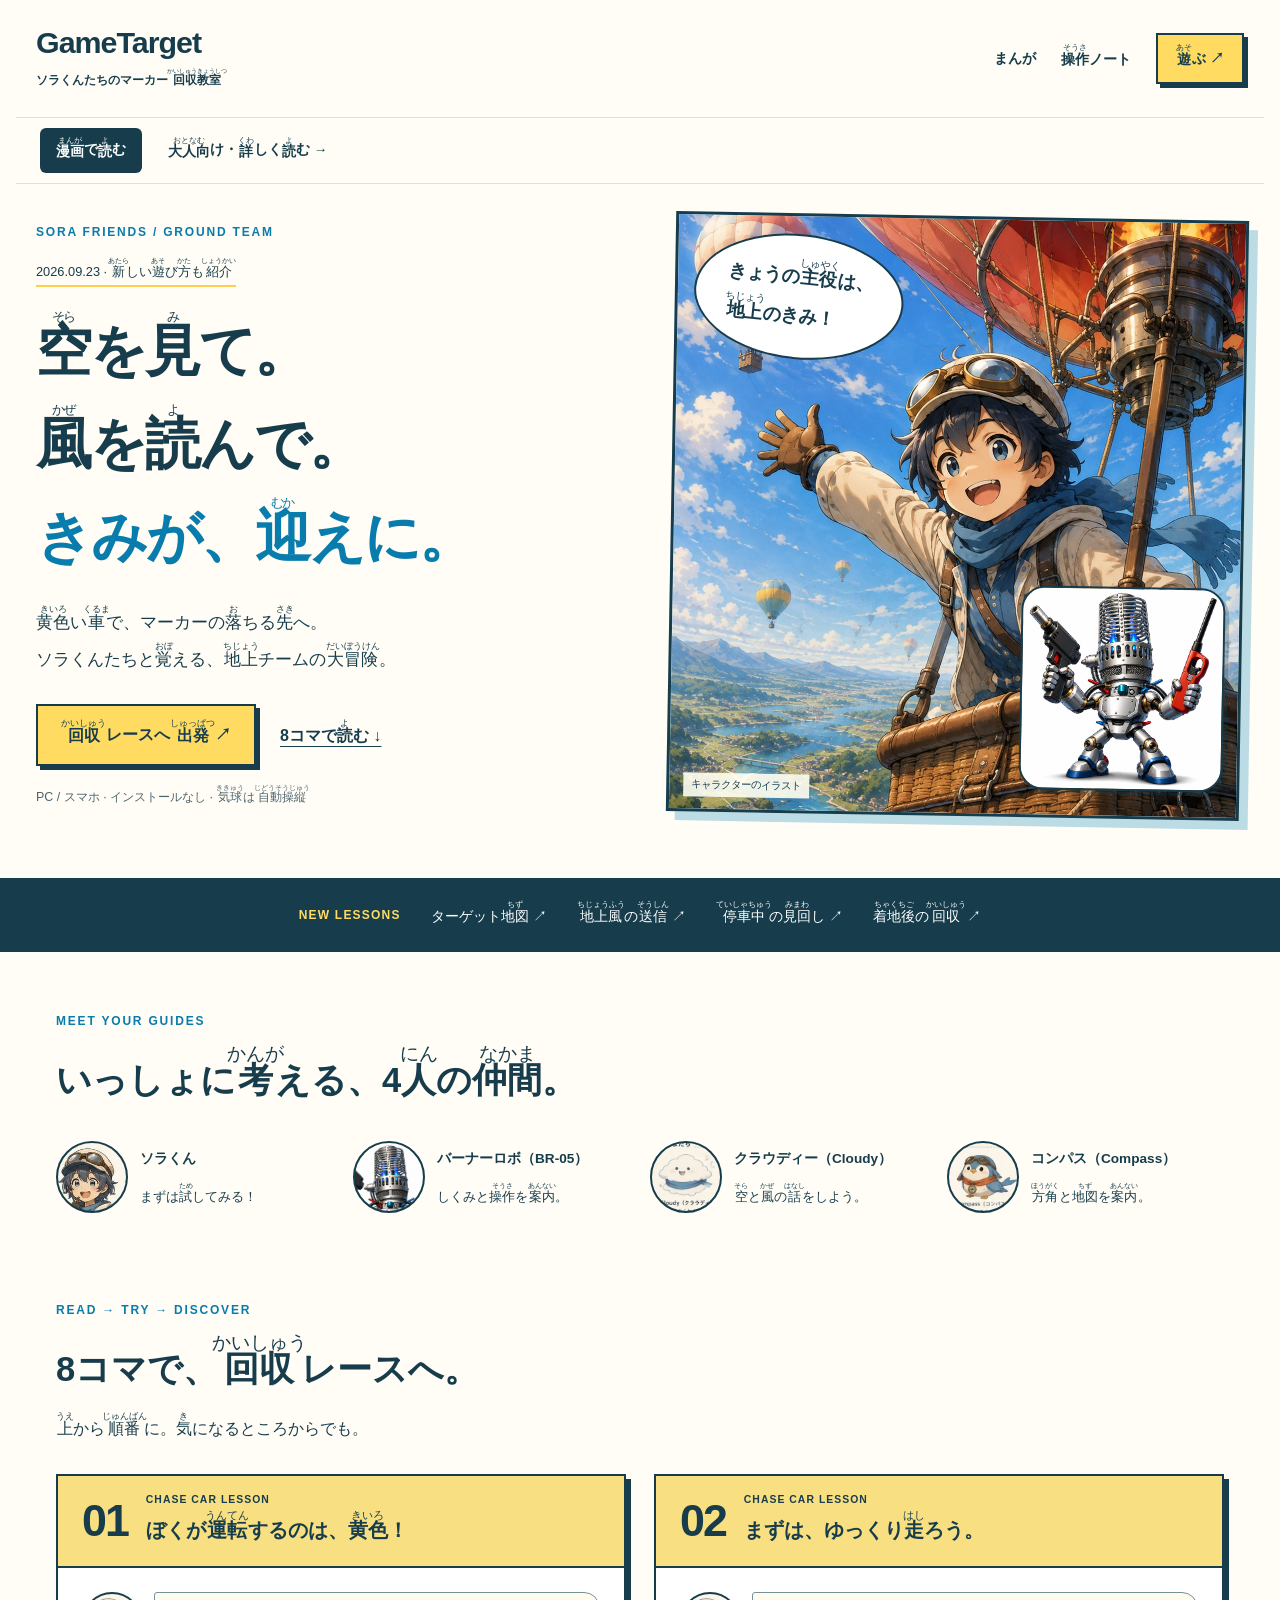
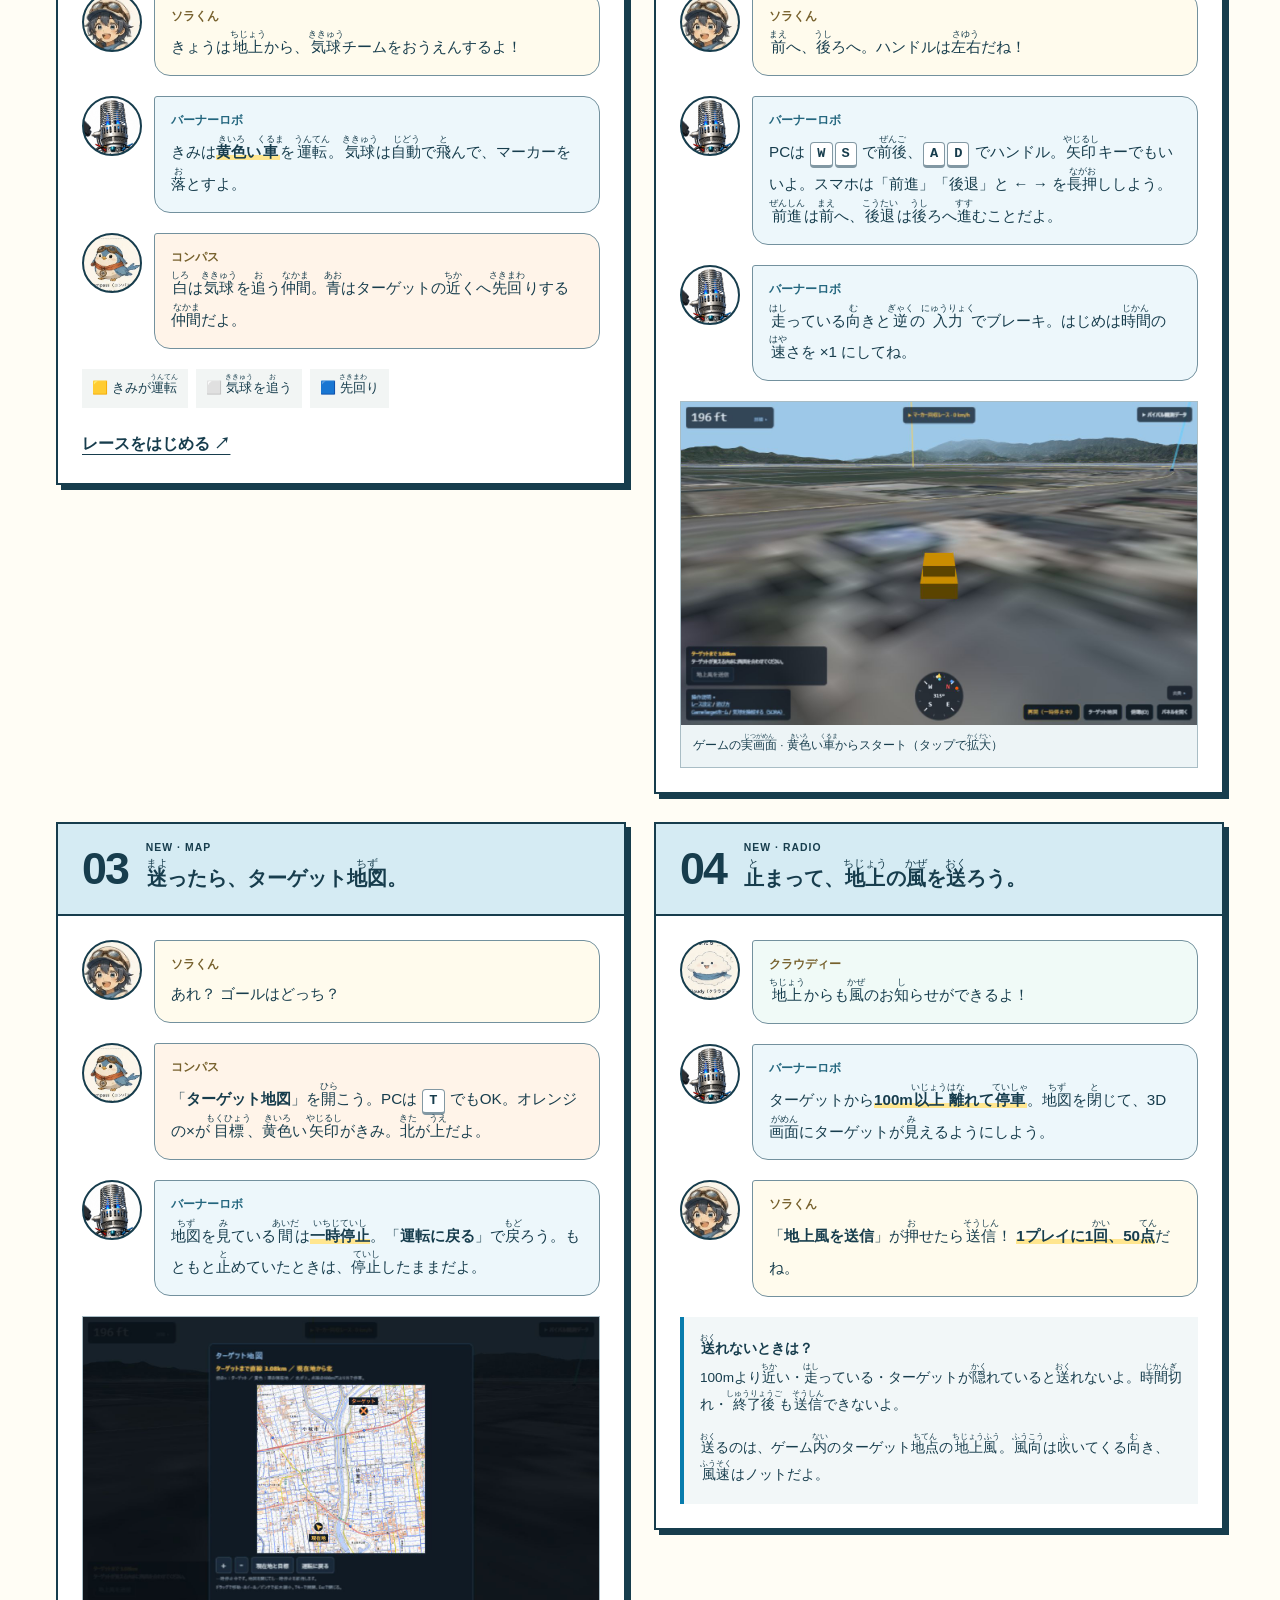
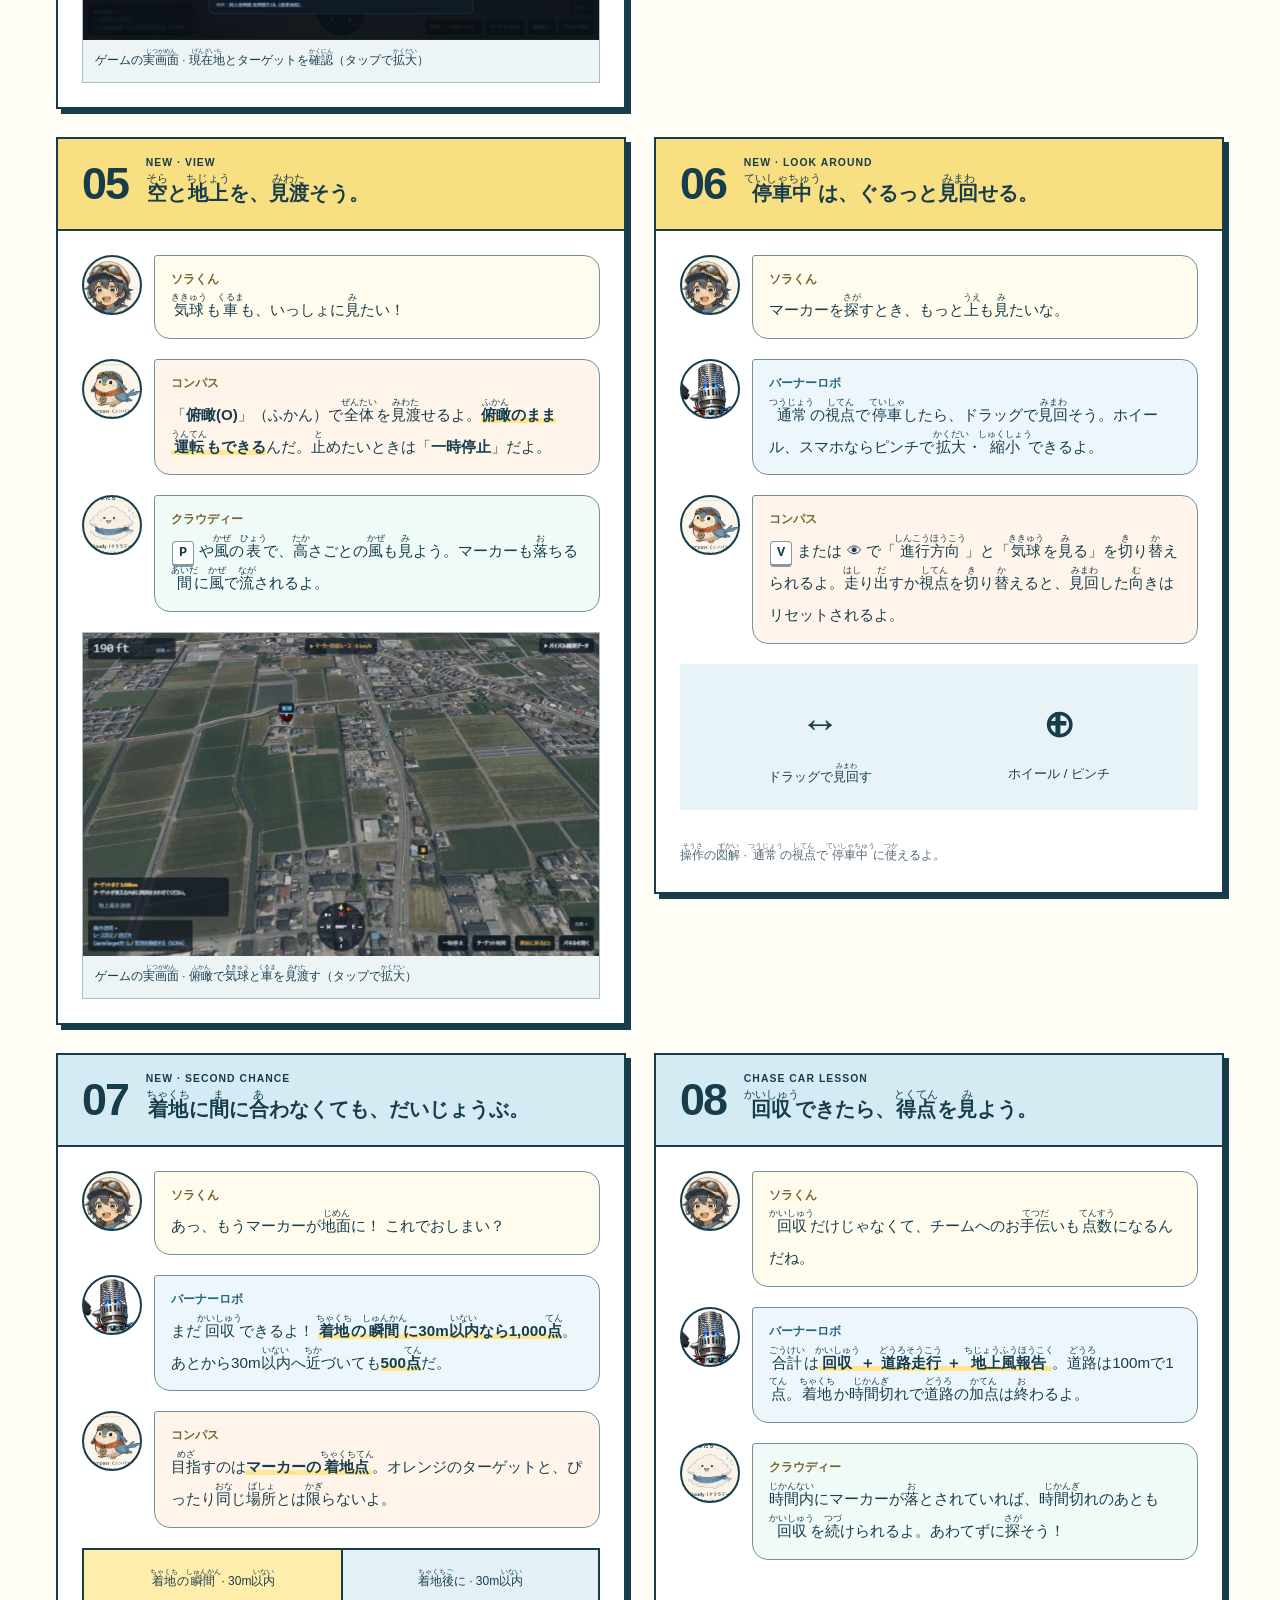
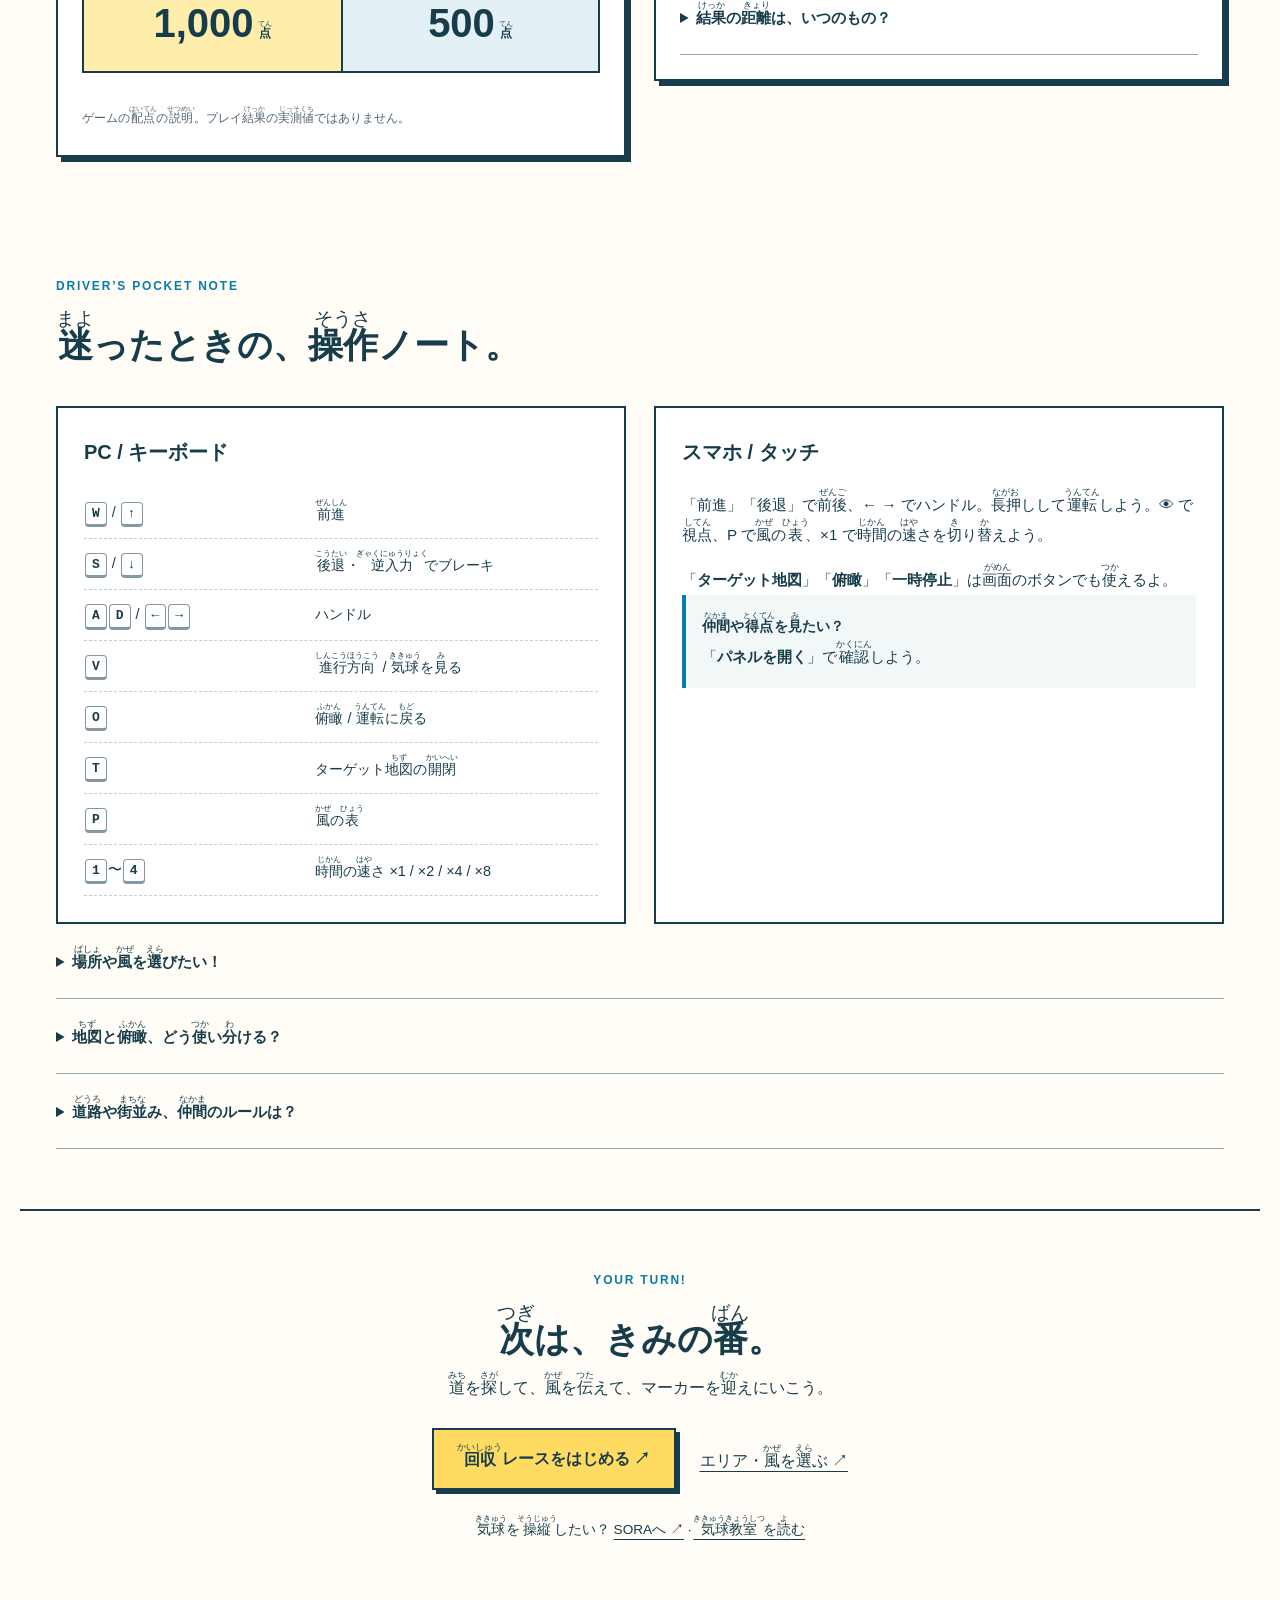
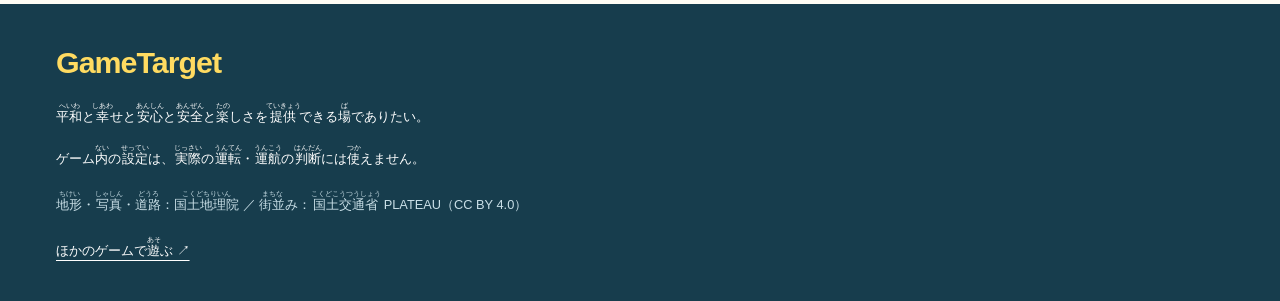
<file: index.html>
<!doctype html><html lang="ja"><head><meta charset="utf-8"><meta name="viewport" content="width=device-width,initial-scale=1">
<title>GameTarget｜ソラくんたちのマーカー回収教室</title><meta name="description" content="ソラくんと仲間が8コマで案内。ターゲット地図、地上風の送信、停車中の見回し、着地後の回収までわかるGameTargetの遊び方。"><meta name="theme-color" content="#123b4c"><link rel="stylesheet" href="./manga.css"><script src="./sora-link.js" defer></script></head><body>
<a class="skip" href="#play"><ruby>遊<rt>あそ</rt></ruby>び<ruby>方<rt>かた</rt></ruby>へ</a><header class="masthead"><a class="brand" href="./">GameTarget<span>ソラくんたちのマーカー<ruby>回収教室<rt>かいしゅうきょうしつ</rt></ruby></span></a><nav aria-label="ページ内案内"><a href="#play">まんが</a><a href="#controls"><ruby>操作<rt>そうさ</rt></ruby>ノート</a><a class="button small" href="./prototype/"><ruby>遊<rt>あそ</rt></ruby>ぶ ↗</a></nav></header>
<nav class="reading-switch" aria-label="説明ページを選ぶ"><a href="./" aria-current="page"><ruby>漫画<rt>まんが</rt></ruby>で<ruby>読<rt>よ</rt></ruby>む</a><a href="./adult-guide.html"><ruby>大人向<rt>おとなむ</rt></ruby>け・<ruby>詳<rt>くわ</rt></ruby>しく<ruby>読<rt>よ</rt></ruby>む →</a></nav>
<main><section class="hero"><div class="hero-copy"><p class="eyebrow">SORA FRIENDS / GROUND TEAM</p><p class="edition">2026.09.23 · <ruby>新<rt>あたら</rt></ruby>しい<ruby>遊<rt>あそ</rt></ruby>び<ruby>方<rt>かた</rt></ruby>も<ruby>紹介<rt>しょうかい</rt></ruby></p><h1><ruby>空<rt>そら</rt></ruby>を<ruby>見<rt>み</rt></ruby>て。<br><ruby>風<rt>かぜ</rt></ruby>を<ruby>読<rt>よ</rt></ruby>んで。<br><em>きみが、<ruby>迎<rt>むか</rt></ruby>えに。</em></h1><p class="lead"><ruby>黄色<rt>きいろ</rt></ruby>い<ruby>車<rt>くるま</rt></ruby>で、マーカーの<ruby>落<rt>お</rt></ruby>ちる<ruby>先<rt>さき</rt></ruby>へ。<br>ソラくんたちと<ruby>覚<rt>おぼ</rt></ruby>える、<ruby>地上<rt>ちじょう</rt></ruby>チームの<ruby>大冒険<rt>だいぼうけん</rt></ruby>。</p><div class="actions"><a class="button" href="./prototype/"><ruby>回収<rt>かいしゅう</rt></ruby>レースへ<ruby>出発<rt>しゅっぱつ</rt></ruby> ↗</a><a class="text-link" href="#play">8コマで<ruby>読<rt>よ</rt></ruby>む ↓</a></div><p class="caption">PC / スマホ · インストールなし · <ruby>気球<rt>ききゅう</rt></ruby>は<ruby>自動操縦<rt>じどうそうじゅう</rt></ruby></p></div><div class="hero-art"><span class="hero-sora" role="img" aria-label="クリーム色の帽子と青いスカーフのソラくん"></span><img class="hero-robo" src="./png/guide-20260923/br05.png" alt="青い炎と円筒の頭のバーナーロボ" width="1254" height="1254"><p class="hero-bubble">きょうの<ruby>主役<rt>しゅやく</rt></ruby>は、<br><ruby>地上<rt>ちじょう</rt></ruby>のきみ！</p><span class="art-note">キャラクターのイラスト</span></div></section>
<nav class="feature-strip" aria-label="新しい機能へ"><span>NEW LESSONS</span><a href="#chapter-3">ターゲット<ruby>地図<rt>ちず</rt></ruby> ↗</a><a href="#chapter-4"><ruby>地上風<rt>ちじょうふう</rt></ruby>の<ruby>送信<rt>そうしん</rt></ruby> ↗</a><a href="#chapter-6"><ruby>停車中<rt>ていしゃちゅう</rt></ruby>の<ruby>見回<rt>みまわ</rt></ruby>し ↗</a><a href="#chapter-7"><ruby>着地後<rt>ちゃくちご</rt></ruby>の<ruby>回収<rt>かいしゅう</rt></ruby> ↗</a></nav>
<section class="section cast"><div class="section-head"><p class="eyebrow">MEET YOUR GUIDES</p><h2>いっしょに<ruby>考<rt>かんが</rt></ruby>える、4<ruby>人<rt>にん</rt></ruby>の<ruby>仲間<rt>なかま</rt></ruby>。</h2></div><div class="cast-grid"><article><span class="portrait sora" role="img" aria-label="ソラくん"></span><h3>ソラくん</h3><p>まずは<ruby>試<rt>ため</rt></ruby>してみる！</p></article><article><span class="portrait robo" role="img" aria-label="バーナーロボ（BR-05）"></span><h3>バーナーロボ（BR-05）</h3><p>しくみと<ruby>操作<rt>そうさ</rt></ruby>を<ruby>案内<rt>あんない</rt></ruby>。</p></article><article><span class="portrait cloudy" role="img" aria-label="クラウディー（Cloudy）"></span><h3>クラウディー（Cloudy）</h3><p><ruby>空<rt>そら</rt></ruby>と<ruby>風<rt>かぜ</rt></ruby>の<ruby>話<rt>はなし</rt></ruby>をしよう。</p></article><article><span class="portrait compass" role="img" aria-label="コンパス（Compass）"></span><h3>コンパス（Compass）</h3><p><ruby>方角<rt>ほうがく</rt></ruby>と<ruby>地図<rt>ちず</rt></ruby>を<ruby>案内<rt>あんない</rt></ruby>。</p></article></div></section><section class="section lesson-section" id="play"><div class="section-head"><p class="eyebrow">READ → TRY → DISCOVER</p><h2>8コマで、<ruby>回収<rt>かいしゅう</rt></ruby>レースへ。</h2><p><ruby>上<rt>うえ</rt></ruby>から<ruby>順番<rt>じゅんばん</rt></ruby>に。<ruby>気<rt>き</rt></ruby>になるところからでも。</p></div><div class="comic-grid"><article class="panel" id="chapter-1"><header><span class="number">01</span><div><span class="kicker">CHASE CAR LESSON</span><h3>ぼくが<ruby>運転<rt>うんてん</rt></ruby>するのは、<ruby>黄色<rt>きいろ</rt></ruby>！</h3></div></header><div class="panel-content"><div class="talk sora"><span class="portrait sora" aria-hidden="true"></span><div class="bubble"><b>ソラくん</b><p>きょうは<ruby>地上<rt>ちじょう</rt></ruby>から、<ruby>気球<rt>ききゅう</rt></ruby>チームをおうえんするよ！</p></div></div><div class="talk robo"><span class="portrait robo" aria-hidden="true"></span><div class="bubble"><b>バーナーロボ</b><p>きみは<strong><ruby>黄色<rt>きいろ</rt></ruby>い<ruby>車<rt>くるま</rt></ruby></strong>を<ruby>運転<rt>うんてん</rt></ruby>。<ruby>気球<rt>ききゅう</rt></ruby>は<ruby>自動<rt>じどう</rt></ruby>で<ruby>飛<rt>と</rt></ruby>んで、マーカーを<ruby>落<rt>お</rt></ruby>とすよ。</p></div></div><div class="talk compass"><span class="portrait compass" aria-hidden="true"></span><div class="bubble"><b>コンパス</b><p><ruby>白<rt>しろ</rt></ruby>は<ruby>気球<rt>ききゅう</rt></ruby>を<ruby>追<rt>お</rt></ruby>う<ruby>仲間<rt>なかま</rt></ruby>。<ruby>青<rt>あお</rt></ruby>はターゲットの<ruby>近<rt>ちか</rt></ruby>くへ<ruby>先回<rt>さきまわ</rt></ruby>りする<ruby>仲間<rt>なかま</rt></ruby>だよ。</p></div></div><div class="team"><span>🟨 きみが<ruby>運転<rt>うんてん</rt></ruby></span><span>⬜ <ruby>気球<rt>ききゅう</rt></ruby>を<ruby>追<rt>お</rt></ruby>う</span><span>🟦 <ruby>先回<rt>さきまわ</rt></ruby>り</span></div><a class="text-link" href="./prototype/">レースをはじめる ↗</a></div></article><article class="panel" id="chapter-2"><header><span class="number">02</span><div><span class="kicker">CHASE CAR LESSON</span><h3>まずは、ゆっくり<ruby>走<rt>はし</rt></ruby>ろう。</h3></div></header><div class="panel-content"><div class="talk sora"><span class="portrait sora" aria-hidden="true"></span><div class="bubble"><b>ソラくん</b><p><ruby>前<rt>まえ</rt></ruby>へ、<ruby>後<rt>うし</rt></ruby>ろへ。ハンドルは<ruby>左右<rt>さゆう</rt></ruby>だね！</p></div></div><div class="talk robo"><span class="portrait robo" aria-hidden="true"></span><div class="bubble"><b>バーナーロボ</b><p>PCは <kbd>W</kbd><kbd>S</kbd> で<ruby>前後<rt>ぜんご</rt></ruby>、<kbd>A</kbd><kbd>D</kbd> でハンドル。<ruby>矢印<rt>やじるし</rt></ruby>キーでもいいよ。スマホは「前進」「後退」と ← → を<ruby>長押<rt>ながお</rt></ruby>ししよう。<ruby>前進<rt>ぜんしん</rt></ruby>は<ruby>前<rt>まえ</rt></ruby>へ、<ruby>後退<rt>こうたい</rt></ruby>は<ruby>後<rt>うし</rt></ruby>ろへ<ruby>進<rt>すす</rt></ruby>むことだよ。</p></div></div><div class="talk robo"><span class="portrait robo" aria-hidden="true"></span><div class="bubble"><b>バーナーロボ</b><p><ruby>走<rt>はし</rt></ruby>っている<ruby>向<rt>む</rt></ruby>きと<ruby>逆<rt>ぎゃく</rt></ruby>の<ruby>入力<rt>にゅうりょく</rt></ruby>でブレーキ。はじめは<ruby>時間<rt>じかん</rt></ruby>の<ruby>速<rt>はや</rt></ruby>さを ×1 にしてね。</p></div></div><figure class="screen"><a href="./png/guide-20260923/drive.png" target="_blank" rel="noopener" aria-label="ゲーム画面を大きく開く"><img src="./png/guide-20260923/drive.png" width="1280" height="800" alt="黄色い車からスタート" loading="lazy"></a><figcaption>ゲームの<ruby>実画面<rt>じつがめん</rt></ruby> · <ruby>黄色<rt>きいろ</rt></ruby>い<ruby>車<rt>くるま</rt></ruby>からスタート（タップで<ruby>拡大<rt>かくだい</rt></ruby>）</figcaption></figure></div></article><article class="panel" id="chapter-3"><header><span class="number">03</span><div><span class="kicker">NEW · MAP</span><h3><ruby>迷<rt>まよ</rt></ruby>ったら、ターゲット<ruby>地図<rt>ちず</rt></ruby>。</h3></div></header><div class="panel-content"><div class="talk sora"><span class="portrait sora" aria-hidden="true"></span><div class="bubble"><b>ソラくん</b><p>あれ？ ゴールはどっち？</p></div></div><div class="talk compass"><span class="portrait compass" aria-hidden="true"></span><div class="bubble"><b>コンパス</b><p>「<span class="ui">ターゲット地図</span>」を<ruby>開<rt>ひら</rt></ruby>こう。PCは <kbd>T</kbd> でもOK。オレンジの×が<ruby>目標<rt>もくひょう</rt></ruby>、<ruby>黄色<rt>きいろ</rt></ruby>い<ruby>矢印<rt>やじるし</rt></ruby>がきみ。<ruby>北<rt>きた</rt></ruby>が<ruby>上<rt>うえ</rt></ruby>だよ。</p></div></div><div class="talk robo"><span class="portrait robo" aria-hidden="true"></span><div class="bubble"><b>バーナーロボ</b><p><ruby>地図<rt>ちず</rt></ruby>を<ruby>見<rt>み</rt></ruby>ている<ruby>間<rt>あいだ</rt></ruby>は<strong><ruby>一時停止<rt>いちじていし</rt></ruby></strong>。「<span class="ui">運転に戻る</span>」で<ruby>戻<rt>もど</rt></ruby>ろう。もともと<ruby>止<rt>と</rt></ruby>めていたときは、<ruby>停止<rt>ていし</rt></ruby>したままだよ。</p></div></div><figure class="screen"><a href="./png/guide-20260923/target-map.png" target="_blank" rel="noopener" aria-label="ゲーム画面を大きく開く"><img src="./png/guide-20260923/target-map.png" width="1280" height="800" alt="現在地とターゲットを確認" loading="lazy"></a><figcaption>ゲームの<ruby>実画面<rt>じつがめん</rt></ruby> · <ruby>現在地<rt>げんざいち</rt></ruby>とターゲットを<ruby>確認<rt>かくにん</rt></ruby>（タップで<ruby>拡大<rt>かくだい</rt></ruby>）</figcaption></figure></div></article><article class="panel" id="chapter-4"><header><span class="number">04</span><div><span class="kicker">NEW · RADIO</span><h3><ruby>止<rt>と</rt></ruby>まって、<ruby>地上<rt>ちじょう</rt></ruby>の<ruby>風<rt>かぜ</rt></ruby>を<ruby>送<rt>おく</rt></ruby>ろう。</h3></div></header><div class="panel-content"><div class="talk cloudy"><span class="portrait cloudy" aria-hidden="true"></span><div class="bubble"><b>クラウディー</b><p><ruby>地上<rt>ちじょう</rt></ruby>からも<ruby>風<rt>かぜ</rt></ruby>のお<ruby>知<rt>し</rt></ruby>らせができるよ！</p></div></div><div class="talk robo"><span class="portrait robo" aria-hidden="true"></span><div class="bubble"><b>バーナーロボ</b><p>ターゲットから<strong>100m<ruby>以上<rt>いじょう</rt></ruby><ruby>離<rt>はな</rt></ruby>れて<ruby>停車<rt>ていしゃ</rt></ruby></strong>。<ruby>地図<rt>ちず</rt></ruby>を<ruby>閉<rt>と</rt></ruby>じて、3D<ruby>画面<rt>がめん</rt></ruby>にターゲットが<ruby>見<rt>み</rt></ruby>えるようにしよう。</p></div></div><div class="talk sora"><span class="portrait sora" aria-hidden="true"></span><div class="bubble"><b>ソラくん</b><p>「<span class="ui">地上風を送信</span>」が<ruby>押<rt>お</rt></ruby>せたら<ruby>送信<rt>そうしん</rt></ruby>！ <strong>1プレイに1<ruby>回<rt>かい</rt></ruby>、50<ruby>点<rt>てん</rt></ruby></strong>だね。</p></div></div><div class="tip"><b><ruby>送<rt>おく</rt></ruby>れないときは？</b><p>100mより<ruby>近<rt>ちか</rt></ruby>い・<ruby>走<rt>はし</rt></ruby>っている・ターゲットが<ruby>隠<rt>かく</rt></ruby>れていると<ruby>送<rt>おく</rt></ruby>れないよ。<ruby>時間切<rt>じかんぎ</rt></ruby>れ・<ruby>終了後<rt>しゅうりょうご</rt></ruby>も<ruby>送信<rt>そうしん</rt></ruby>できないよ。</p><p><ruby>送<rt>おく</rt></ruby>るのは、ゲーム<ruby>内<rt>ない</rt></ruby>のターゲット<ruby>地点<rt>ちてん</rt></ruby>の<ruby>地上風<rt>ちじょうふう</rt></ruby>。<ruby>風向<rt>ふうこう</rt></ruby>は<ruby>吹<rt>ふ</rt></ruby>いてくる<ruby>向<rt>む</rt></ruby>き、<ruby>風速<rt>ふうそく</rt></ruby>はノットだよ。</p></div></div></article><article class="panel" id="chapter-5"><header><span class="number">05</span><div><span class="kicker">NEW · VIEW</span><h3><ruby>空<rt>そら</rt></ruby>と<ruby>地上<rt>ちじょう</rt></ruby>を、<ruby>見渡<rt>みわた</rt></ruby>そう。</h3></div></header><div class="panel-content"><div class="talk sora"><span class="portrait sora" aria-hidden="true"></span><div class="bubble"><b>ソラくん</b><p><ruby>気球<rt>ききゅう</rt></ruby>も<ruby>車<rt>くるま</rt></ruby>も、いっしょに<ruby>見<rt>み</rt></ruby>たい！</p></div></div><div class="talk compass"><span class="portrait compass" aria-hidden="true"></span><div class="bubble"><b>コンパス</b><p>「<span class="ui">俯瞰(O)</span>」（ふかん）で<ruby>全体<rt>ぜんたい</rt></ruby>を<ruby>見渡<rt>みわた</rt></ruby>せるよ。<strong><ruby>俯瞰<rt>ふかん</rt></ruby>のまま<ruby>運転<rt>うんてん</rt></ruby>もできる</strong>んだ。<ruby>止<rt>と</rt></ruby>めたいときは「<span class="ui">一時停止</span>」だよ。</p></div></div><div class="talk cloudy"><span class="portrait cloudy" aria-hidden="true"></span><div class="bubble"><b>クラウディー</b><p><kbd>P</kbd> や<ruby>風<rt>かぜ</rt></ruby>の<ruby>表<rt>ひょう</rt></ruby>で、<ruby>高<rt>たか</rt></ruby>さごとの<ruby>風<rt>かぜ</rt></ruby>も<ruby>見<rt>み</rt></ruby>よう。マーカーも<ruby>落<rt>お</rt></ruby>ちる<ruby>間<rt>あいだ</rt></ruby>に<ruby>風<rt>かぜ</rt></ruby>で<ruby>流<rt>なが</rt></ruby>されるよ。</p></div></div><figure class="screen"><a href="./png/guide-20260923/overview.png" target="_blank" rel="noopener" aria-label="ゲーム画面を大きく開く"><img src="./png/guide-20260923/overview.png" width="1280" height="800" alt="俯瞰で気球と車を見渡す" loading="lazy"></a><figcaption>ゲームの<ruby>実画面<rt>じつがめん</rt></ruby> · <ruby>俯瞰<rt>ふかん</rt></ruby>で<ruby>気球<rt>ききゅう</rt></ruby>と<ruby>車<rt>くるま</rt></ruby>を<ruby>見渡<rt>みわた</rt></ruby>す（タップで<ruby>拡大<rt>かくだい</rt></ruby>）</figcaption></figure></div></article><article class="panel" id="chapter-6"><header><span class="number">06</span><div><span class="kicker">NEW · LOOK AROUND</span><h3><ruby>停車中<rt>ていしゃちゅう</rt></ruby>は、ぐるっと<ruby>見回<rt>みまわ</rt></ruby>せる。</h3></div></header><div class="panel-content"><div class="talk sora"><span class="portrait sora" aria-hidden="true"></span><div class="bubble"><b>ソラくん</b><p>マーカーを<ruby>探<rt>さが</rt></ruby>すとき、もっと<ruby>上<rt>うえ</rt></ruby>も<ruby>見<rt>み</rt></ruby>たいな。</p></div></div><div class="talk robo"><span class="portrait robo" aria-hidden="true"></span><div class="bubble"><b>バーナーロボ</b><p><ruby>通常<rt>つうじょう</rt></ruby>の<ruby>視点<rt>してん</rt></ruby>で<ruby>停車<rt>ていしゃ</rt></ruby>したら、ドラッグで<ruby>見回<rt>みまわ</rt></ruby>そう。ホイール、スマホならピンチで<ruby>拡大<rt>かくだい</rt></ruby>・<ruby>縮小<rt>しゅくしょう</rt></ruby>できるよ。</p></div></div><div class="talk compass"><span class="portrait compass" aria-hidden="true"></span><div class="bubble"><b>コンパス</b><p><kbd>V</kbd> または 👁 で「<ruby>進行方向<rt>しんこうほうこう</rt></ruby>」と「<ruby>気球<rt>ききゅう</rt></ruby>を<ruby>見<rt>み</rt></ruby>る」を<ruby>切<rt>き</rt></ruby>り<ruby>替<rt>か</rt></ruby>えられるよ。<ruby>走<rt>はし</rt></ruby>り<ruby>出<rt>だ</rt></ruby>すか<ruby>視点<rt>してん</rt></ruby>を<ruby>切<rt>き</rt></ruby>り<ruby>替<rt>か</rt></ruby>えると、<ruby>見回<rt>みまわ</rt></ruby>した<ruby>向<rt>む</rt></ruby>きはリセットされるよ。</p></div></div><div class="gesture" aria-label="操作の図解"><span>↔<small>ドラッグで<ruby>見回<rt>みまわ</rt></ruby>す</small></span><span>⊕<small>ホイール / ピンチ</small></span></div><p class="caption"><ruby>操作<rt>そうさ</rt></ruby>の<ruby>図解<rt>ずかい</rt></ruby> · <ruby>通常<rt>つうじょう</rt></ruby>の<ruby>視点<rt>してん</rt></ruby>で<ruby>停車中<rt>ていしゃちゅう</rt></ruby>に<ruby>使<rt>つか</rt></ruby>えるよ。</p></div></article><article class="panel" id="chapter-7"><header><span class="number">07</span><div><span class="kicker">NEW · SECOND CHANCE</span><h3><ruby>着地<rt>ちゃくち</rt></ruby>に<ruby>間<rt>ま</rt></ruby>に<ruby>合<rt>あ</rt></ruby>わなくても、だいじょうぶ。</h3></div></header><div class="panel-content"><div class="talk sora"><span class="portrait sora" aria-hidden="true"></span><div class="bubble"><b>ソラくん</b><p>あっ、もうマーカーが<ruby>地面<rt>じめん</rt></ruby>に！ これでおしまい？</p></div></div><div class="talk robo"><span class="portrait robo" aria-hidden="true"></span><div class="bubble"><b>バーナーロボ</b><p>まだ<ruby>回収<rt>かいしゅう</rt></ruby>できるよ！ <strong><ruby>着地<rt>ちゃくち</rt></ruby>の<ruby>瞬間<rt>しゅんかん</rt></ruby>に30m<ruby>以内<rt>いない</rt></ruby>なら1,000<ruby>点<rt>てん</rt></ruby></strong>。あとから30m<ruby>以内<rt>いない</rt></ruby>へ<ruby>近<rt>ちか</rt></ruby>づいても<strong>500<ruby>点<rt>てん</rt></ruby></strong>だ。</p></div></div><div class="talk compass"><span class="portrait compass" aria-hidden="true"></span><div class="bubble"><b>コンパス</b><p><ruby>目指<rt>めざ</rt></ruby>すのは<strong>マーカーの<ruby>着地点<rt>ちゃくちてん</rt></ruby></strong>。オレンジのターゲットと、ぴったり<ruby>同<rt>おな</rt></ruby>じ<ruby>場所<rt>ばしょ</rt></ruby>とは<ruby>限<rt>かぎ</rt></ruby>らないよ。</p></div></div><div class="score-pair"><div><small><ruby>着地<rt>ちゃくち</rt></ruby>の<ruby>瞬間<rt>しゅんかん</rt></ruby> · 30m<ruby>以内<rt>いない</rt></ruby></small><strong>1,000<small><ruby>点<rt>てん</rt></ruby></small></strong></div><div><small><ruby>着地後<rt>ちゃくちご</rt></ruby>に · 30m<ruby>以内<rt>いない</rt></ruby></small><strong>500<small><ruby>点<rt>てん</rt></ruby></small></strong></div></div><p class="caption">ゲームの<ruby>配点<rt>はいてん</rt></ruby>の<ruby>説明<rt>せつめい</rt></ruby>。プレイ<ruby>結果<rt>けっか</rt></ruby>の<ruby>実測値<rt>じっそくち</rt></ruby>ではありません。</p></div></article><article class="panel" id="chapter-8"><header><span class="number">08</span><div><span class="kicker">CHASE CAR LESSON</span><h3><ruby>回収<rt>かいしゅう</rt></ruby>できたら、<ruby>得点<rt>とくてん</rt></ruby>を<ruby>見<rt>み</rt></ruby>よう。</h3></div></header><div class="panel-content"><div class="talk sora"><span class="portrait sora" aria-hidden="true"></span><div class="bubble"><b>ソラくん</b><p><ruby>回収<rt>かいしゅう</rt></ruby>だけじゃなくて、チームへのお<ruby>手伝<rt>てつだ</rt></ruby>いも<ruby>点数<rt>てんすう</rt></ruby>になるんだね。</p></div></div><div class="talk robo"><span class="portrait robo" aria-hidden="true"></span><div class="bubble"><b>バーナーロボ</b><p><ruby>合計<rt>ごうけい</rt></ruby>は<strong><ruby>回収<rt>かいしゅう</rt></ruby> ＋ <ruby>道路走行<rt>どうろそうこう</rt></ruby> ＋ <ruby>地上風報告<rt>ちじょうふうほうこく</rt></ruby></strong>。<ruby>道路<rt>どうろ</rt></ruby>は100mで1<ruby>点<rt>てん</rt></ruby>。<ruby>着地<rt>ちゃくち</rt></ruby>か<ruby>時間切<rt>じかんぎ</rt></ruby>れで<ruby>道路<rt>どうろ</rt></ruby>の<ruby>加点<rt>かてん</rt></ruby>は<ruby>終<rt>お</rt></ruby>わるよ。</p></div></div><div class="talk cloudy"><span class="portrait cloudy" aria-hidden="true"></span><div class="bubble"><b>クラウディー</b><p><ruby>時間内<rt>じかんない</rt></ruby>にマーカーが<ruby>落<rt>お</rt></ruby>とされていれば、<ruby>時間切<rt>じかんぎ</rt></ruby>れのあとも<ruby>回収<rt>かいしゅう</rt></ruby>を<ruby>続<rt>つづ</rt></ruby>けられるよ。あわてずに<ruby>探<rt>さが</rt></ruby>そう！</p></div></div><details><summary><ruby>結果<rt>けっか</rt></ruby>の<ruby>距離<rt>きょり</rt></ruby>は、いつのもの？</summary><p>リザルトに<ruby>出<rt>で</rt></ruby>るのは<strong><ruby>着地<rt>ちゃくち</rt></ruby>した<ruby>瞬間<rt>しゅんかん</rt></ruby>の<ruby>車<rt>くるま</rt></ruby>との<ruby>距離<rt>きょり</rt></ruby></strong>。あとから<ruby>回収<rt>かいしゅう</rt></ruby>しても、この<ruby>記録<rt>きろく</rt></ruby>は<ruby>変<rt>か</rt></ruby>わらないよ。</p></details></div></article></div></section><section class="section" id="controls"><div class="section-head"><p class="eyebrow">DRIVER’S POCKET NOTE</p><h2><ruby>迷<rt>まよ</rt></ruby>ったときの、<ruby>操作<rt>そうさ</rt></ruby>ノート。</h2></div><div class="controls-grid"><div class="notebook"><h3>PC / キーボード</h3><dl>
<div><dt><kbd>W</kbd> / <kbd>↑</kbd></dt><dd><ruby>前進<rt>ぜんしん</rt></ruby></dd></div><div><dt><kbd>S</kbd> / <kbd>↓</kbd></dt><dd><ruby>後退<rt>こうたい</rt></ruby>・<ruby>逆入力<rt>ぎゃくにゅうりょく</rt></ruby>でブレーキ</dd></div><div><dt><kbd>A</kbd><kbd>D</kbd> / <kbd>←</kbd><kbd>→</kbd></dt><dd>ハンドル</dd></div><div><dt><kbd>V</kbd></dt><dd><ruby>進行方向<rt>しんこうほうこう</rt></ruby> / <ruby>気球<rt>ききゅう</rt></ruby>を<ruby>見<rt>み</rt></ruby>る</dd></div><div><dt><kbd>O</kbd></dt><dd><ruby>俯瞰<rt>ふかん</rt></ruby> / <ruby>運転<rt>うんてん</rt></ruby>に<ruby>戻<rt>もど</rt></ruby>る</dd></div><div><dt><kbd>T</kbd></dt><dd>ターゲット<ruby>地図<rt>ちず</rt></ruby>の<ruby>開閉<rt>かいへい</rt></ruby></dd></div><div><dt><kbd>P</kbd></dt><dd><ruby>風<rt>かぜ</rt></ruby>の<ruby>表<rt>ひょう</rt></ruby></dd></div><div><dt><kbd>1</kbd>〜<kbd>4</kbd></dt><dd><ruby>時間<rt>じかん</rt></ruby>の<ruby>速<rt>はや</rt></ruby>さ ×1 / ×2 / ×4 / ×8</dd></div></dl></div>
<div class="notebook"><h3>スマホ / タッチ</h3><p>「前進」「後退」で<ruby>前後<rt>ぜんご</rt></ruby>、← → でハンドル。<ruby>長押<rt>ながお</rt></ruby>しして<ruby>運転<rt>うんてん</rt></ruby>しよう。👁 で<ruby>視点<rt>してん</rt></ruby>、P で<ruby>風<rt>かぜ</rt></ruby>の<ruby>表<rt>ひょう</rt></ruby>、×1 で<ruby>時間<rt>じかん</rt></ruby>の<ruby>速<rt>はや</rt></ruby>さを<ruby>切<rt>き</rt></ruby>り<ruby>替<rt>か</rt></ruby>えよう。</p><p>「<span class="ui">ターゲット地図</span>」「<span class="ui">俯瞰</span>」「<span class="ui">一時停止</span>」は<ruby>画面<rt>がめん</rt></ruby>のボタンでも<ruby>使<rt>つか</rt></ruby>えるよ。</p><div class="tip"><b><ruby>仲間<rt>なかま</rt></ruby>や<ruby>得点<rt>とくてん</rt></ruby>を<ruby>見<rt>み</rt></ruby>たい？</b><p>「<span class="ui">パネルを開く</span>」で<ruby>確認<rt>かくにん</rt></ruby>しよう。</p></div></div></div>
<details><summary><ruby>場所<rt>ばしょ</rt></ruby>や<ruby>風<rt>かぜ</rt></ruby>を<ruby>選<rt>えら</rt></ruby>びたい！</summary><p>エリアを<ruby>選<rt>えら</rt></ruby>び、<ruby>風<rt>かぜ</rt></ruby>の<ruby>表<rt>ひょう</rt></ruby>を<ruby>確認<rt>かくにん</rt></ruby>・<ruby>編集<rt>へんしゅう</rt></ruby>。<ruby>地図<rt>ちず</rt></ruby>で<ruby>気球<rt>ききゅう</rt></ruby>の<ruby>離陸地点<rt>りりくちてん</rt></ruby>を<ruby>選<rt>えら</rt></ruby>ぶと、<ruby>黄色<rt>きいろ</rt></ruby>い<ruby>車<rt>くるま</rt></ruby>もその<ruby>近<rt>ちか</rt></ruby>くから<ruby>出発<rt>しゅっぱつ</rt></ruby>するよ。「<span class="ui">条件URLをコピー</span>」で<ruby>条件<rt>じょうけん</rt></ruby>を<ruby>共有<rt>きょうゆう</rt></ruby>できるよ。</p><a class="button small" href="./prototype/?setup=1">エリア・<ruby>風<rt>かぜ</rt></ruby>を<ruby>選<rt>えら</rt></ruby>ぶ ↗</a></details>
<details><summary><ruby>地図<rt>ちず</rt></ruby>と<ruby>俯瞰<rt>ふかん</rt></ruby>、どう<ruby>使<rt>つか</rt></ruby>い<ruby>分<rt>わ</rt></ruby>ける？</summary><p><ruby>地図<rt>ちず</rt></ruby>は<ruby>現在地<rt>げんざいち</rt></ruby>とターゲットを<ruby>確認<rt>かくにん</rt></ruby>するもの。<ruby>表示中<rt>ひょうじちゅう</rt></ruby>は<ruby>一時停止<rt>いちじていし</rt></ruby>するよ。<ruby>俯瞰<rt>ふかん</rt></ruby>は3Dの<ruby>全体<rt>ぜんたい</rt></ruby>を<ruby>見渡<rt>みわた</rt></ruby>す<ruby>視点<rt>してん</rt></ruby>。<ruby>時間<rt>じかん</rt></ruby>は<ruby>進<rt>すす</rt></ruby>み、<ruby>運転<rt>うんてん</rt></ruby>もできるよ。</p></details>
<details><summary><ruby>道路<rt>どうろ</rt></ruby>や<ruby>街並<rt>まちな</rt></ruby>み、<ruby>仲間<rt>なかま</rt></ruby>のルールは？</summary><p><ruby>黄色<rt>きいろ</rt></ruby>い<ruby>車<rt>くるま</rt></ruby>は<ruby>道路<rt>どうろ</rt></ruby>の<ruby>外<rt>そと</rt></ruby>も<ruby>自由<rt>じゆう</rt></ruby>に<ruby>走<rt>はし</rt></ruby>れるよ。<ruby>道路<rt>どうろ</rt></ruby>の<ruby>加点<rt>かてん</rt></ruby>は<ruby>読<rt>よ</rt></ruby>み<ruby>込<rt>こ</rt></ruby>み<ruby>済<rt>ず</rt></ruby>みの<ruby>道路<rt>どうろ</rt></ruby>が<ruby>対象<rt>たいしょう</rt></ruby>。<ruby>青<rt>あお</rt></ruby>い<ruby>仲間<rt>なかま</rt></ruby>はターゲットの100m<ruby>以内<rt>いない</rt></ruby>へ<ruby>入<rt>はい</rt></ruby>らず、<ruby>行<rt>い</rt></ruby>ける<ruby>道路<rt>どうろ</rt></ruby>で<ruby>待<rt>ま</rt></ruby>つよ。</p><p>「<span class="ui">レース設定</span>」で<ruby>街並<rt>まちな</rt></ruby>みを<ruby>選<rt>えら</rt></ruby>べるよ。PLATEAUのデータがある<ruby>地域<rt>ちいき</rt></ruby>が<ruby>対象<rt>たいしょう</rt></ruby>。<ruby>建物<rt>たてもの</rt></ruby>による<ruby>通行制限<rt>つうこうせいげん</rt></ruby>はありません。</p><p><ruby>距離<rt>きょり</rt></ruby>と<ruby>配点<rt>はいてん</rt></ruby>は<ruby>試作<rt>しさく</rt></ruby>のゲーム<ruby>設定<rt>せってい</rt></ruby>です。</p></details></section>
<section class="finish section"><p class="eyebrow">YOUR TURN!</p><h2><ruby>次<rt>つぎ</rt></ruby>は、きみの<ruby>番<rt>ばん</rt></ruby>。</h2><p><ruby>道<rt>みち</rt></ruby>を<ruby>探<rt>さが</rt></ruby>して、<ruby>風<rt>かぜ</rt></ruby>を<ruby>伝<rt>つた</rt></ruby>えて、マーカーを<ruby>迎<rt>むか</rt></ruby>えにいこう。</p><div class="actions"><a class="button" href="./prototype/"><ruby>回収<rt>かいしゅう</rt></ruby>レースをはじめる ↗</a><a href="./prototype/?setup=1">エリア・<ruby>風<rt>かぜ</rt></ruby>を<ruby>選<rt>えら</rt></ruby>ぶ ↗</a></div><p class="sora-link"><ruby>気球<rt>ききゅう</rt></ruby>を<ruby>操縦<rt>そうじゅう</rt></ruby>したい？ <a data-sora-link="home" href="https://rhitomigm-hash.github.io/SORA/">SORAへ ↗</a> · <a href="./balloon-guide.html"><ruby>気球教室<rt>ききゅうきょうしつ</rt></ruby>を<ruby>読<rt>よ</rt></ruby>む</a></p></section></main>
<footer><a class="brand" href="./">GameTarget</a><p><ruby>平和<rt>へいわ</rt></ruby>と<ruby>幸<rt>しあわ</rt></ruby>せと<ruby>安心<rt>あんしん</rt></ruby>と<ruby>安全<rt>あんぜん</rt></ruby>と<ruby>楽<rt>たの</rt></ruby>しさを<ruby>提供<rt>ていきょう</rt></ruby>できる<ruby>場<rt>ば</rt></ruby>でありたい。</p><p>ゲーム<ruby>内<rt>ない</rt></ruby>の<ruby>設定<rt>せってい</rt></ruby>は、<ruby>実際<rt>じっさい</rt></ruby>の<ruby>運転<rt>うんてん</rt></ruby>・<ruby>運航<rt>うんこう</rt></ruby>の<ruby>判断<rt>はんだん</rt></ruby>には<ruby>使<rt>つか</rt></ruby>えません。</p><p class="credits"><ruby>地形<rt>ちけい</rt></ruby>・<ruby>写真<rt>しゃしん</rt></ruby>・<ruby>道路<rt>どうろ</rt></ruby>：<ruby>国土地理院<rt>こくどちりいん</rt></ruby> ／ <ruby>街並<rt>まちな</rt></ruby>み：<ruby>国土交通省<rt>こくどこうつうしょう</rt></ruby> PLATEAU（CC BY 4.0）</p><a href="https://rhito-game-collection.rhitomigm.chatgpt.site" target="_blank" rel="noopener">ほかのゲームで<ruby>遊<rt>あそ</rt></ruby>ぶ ↗</a></footer></body></html>
</file>
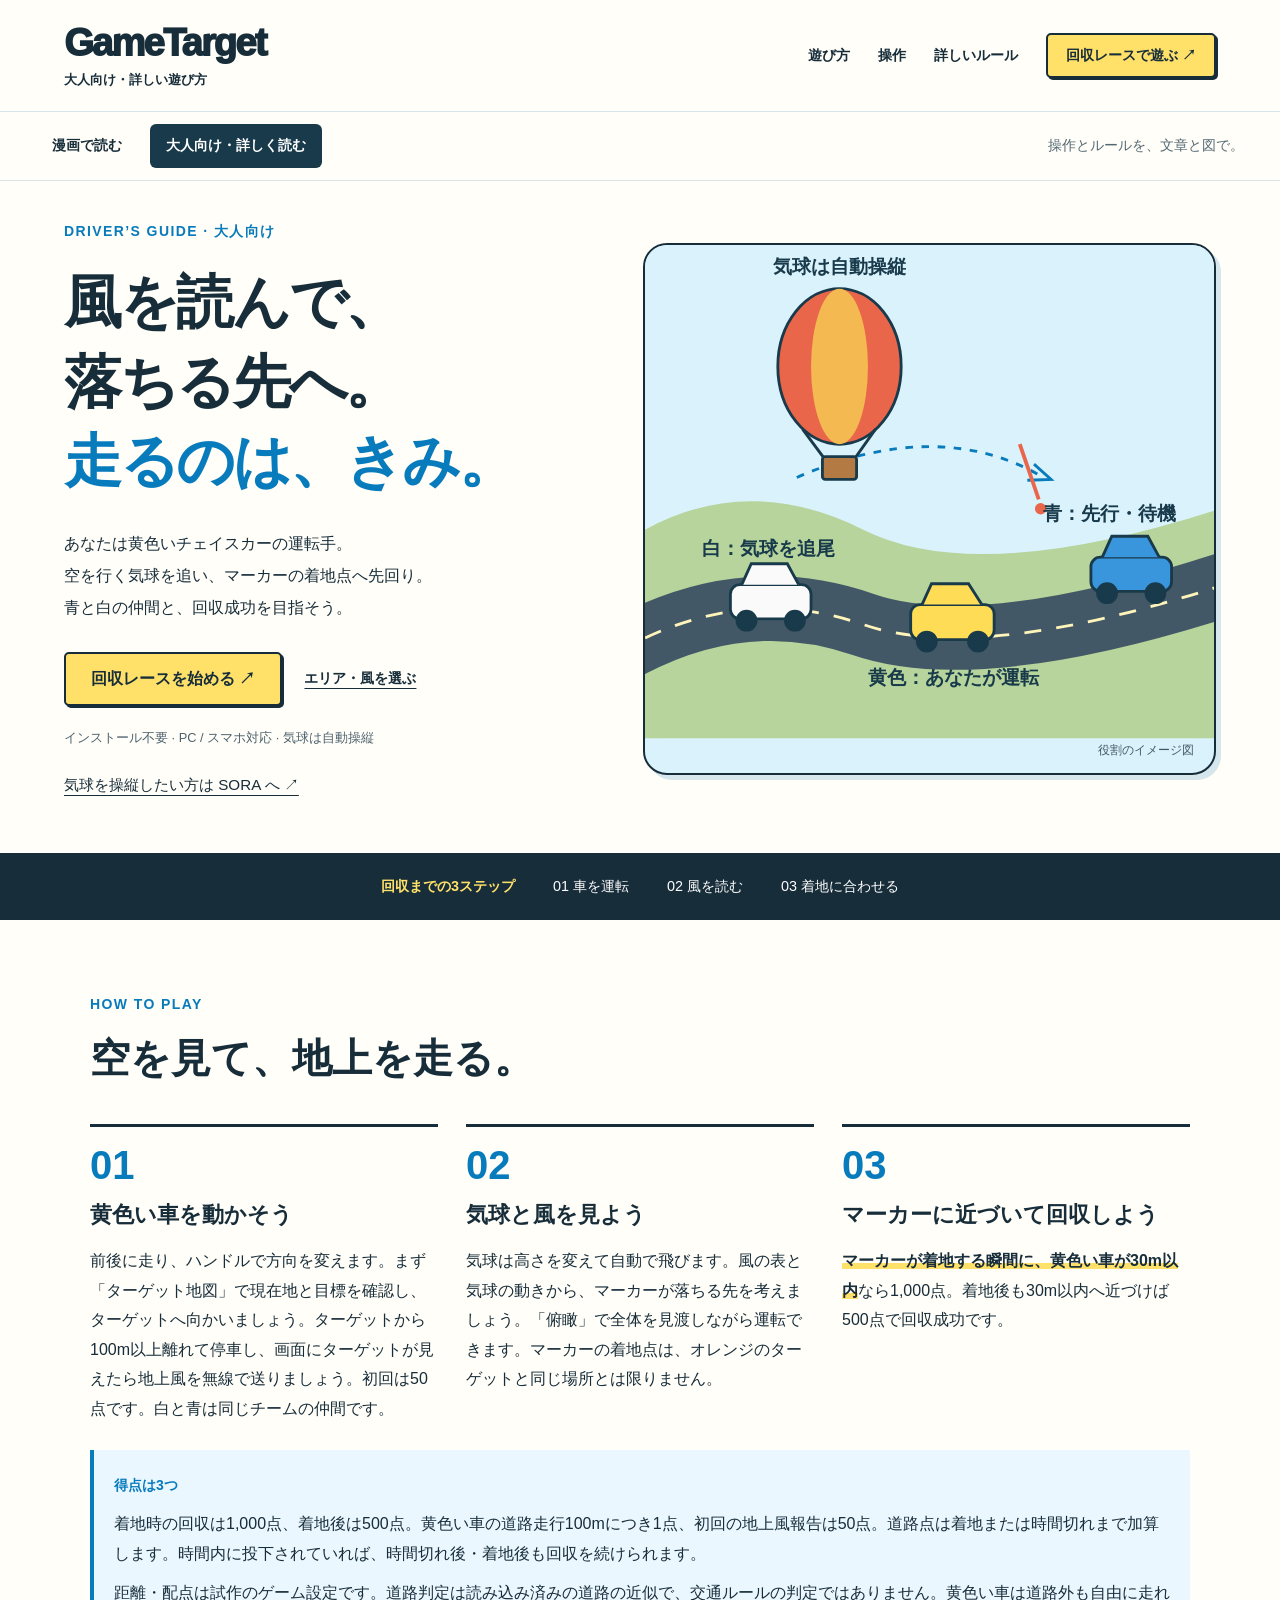
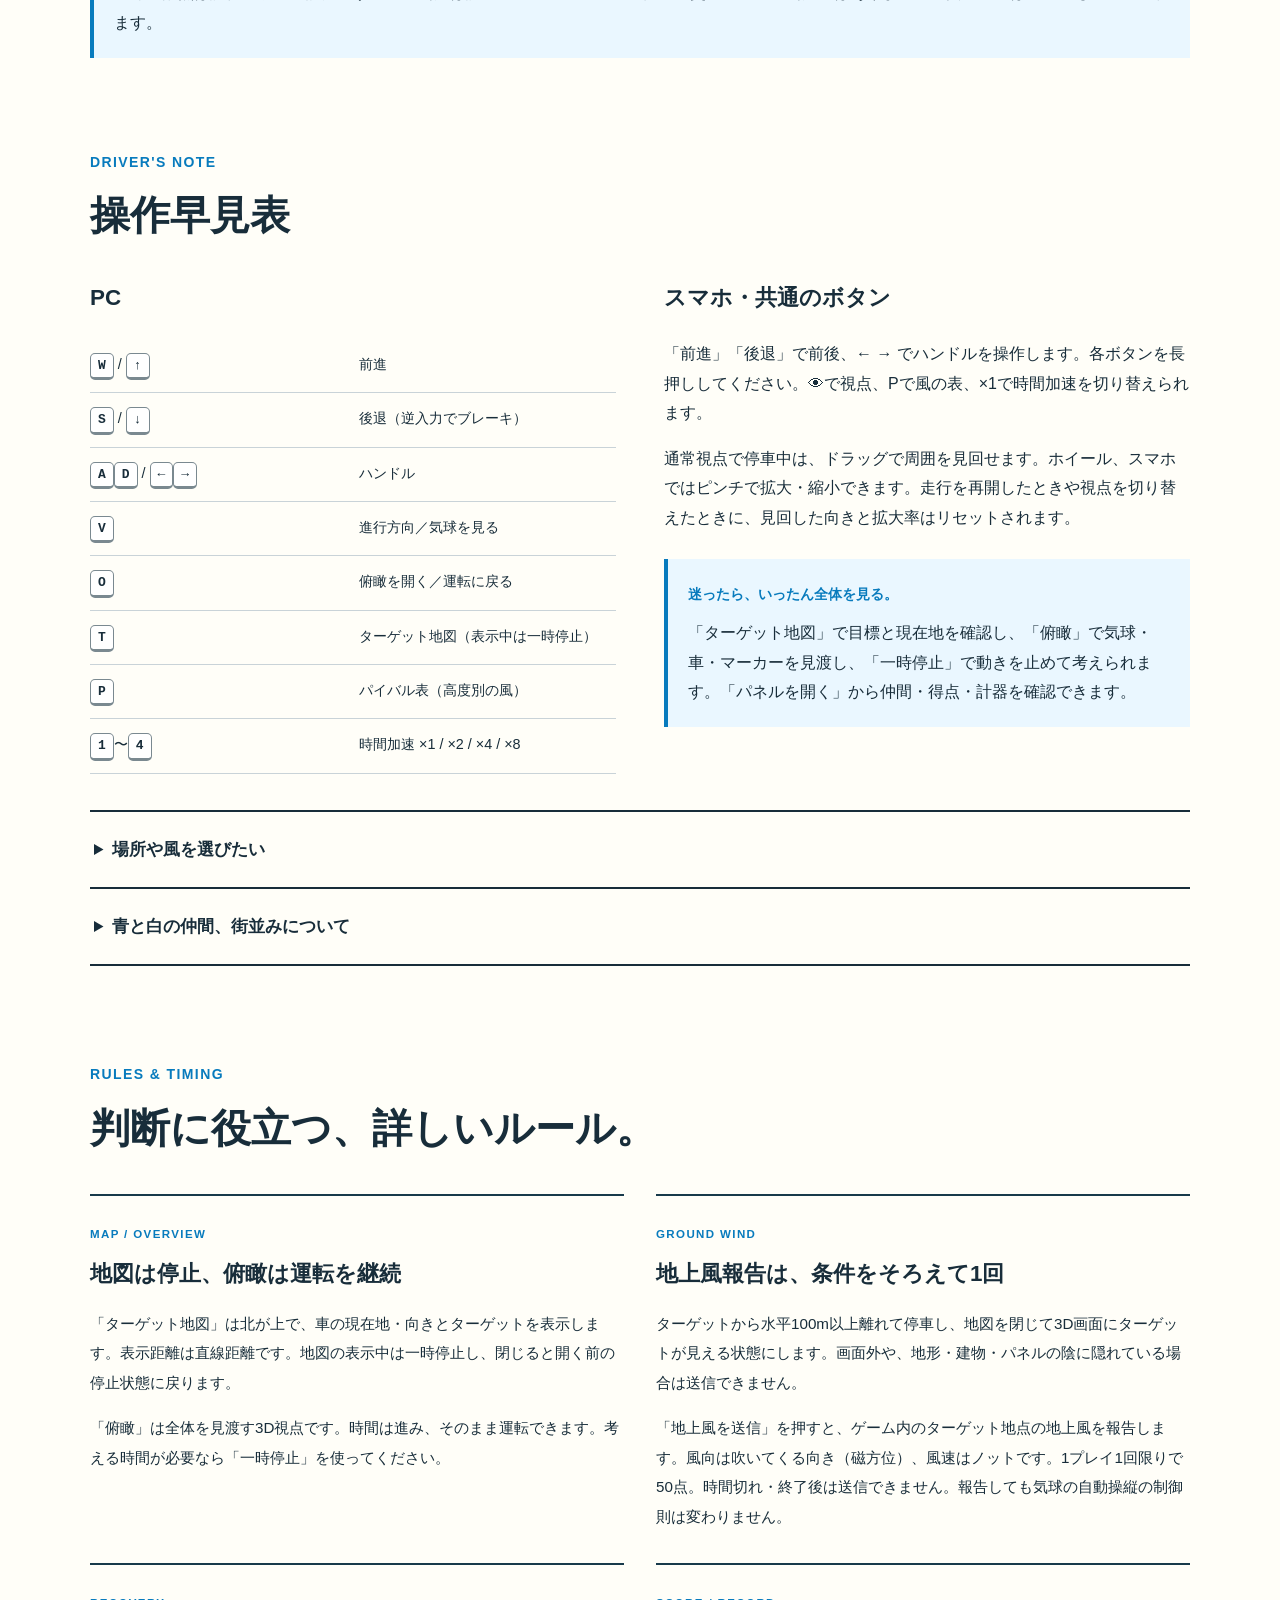
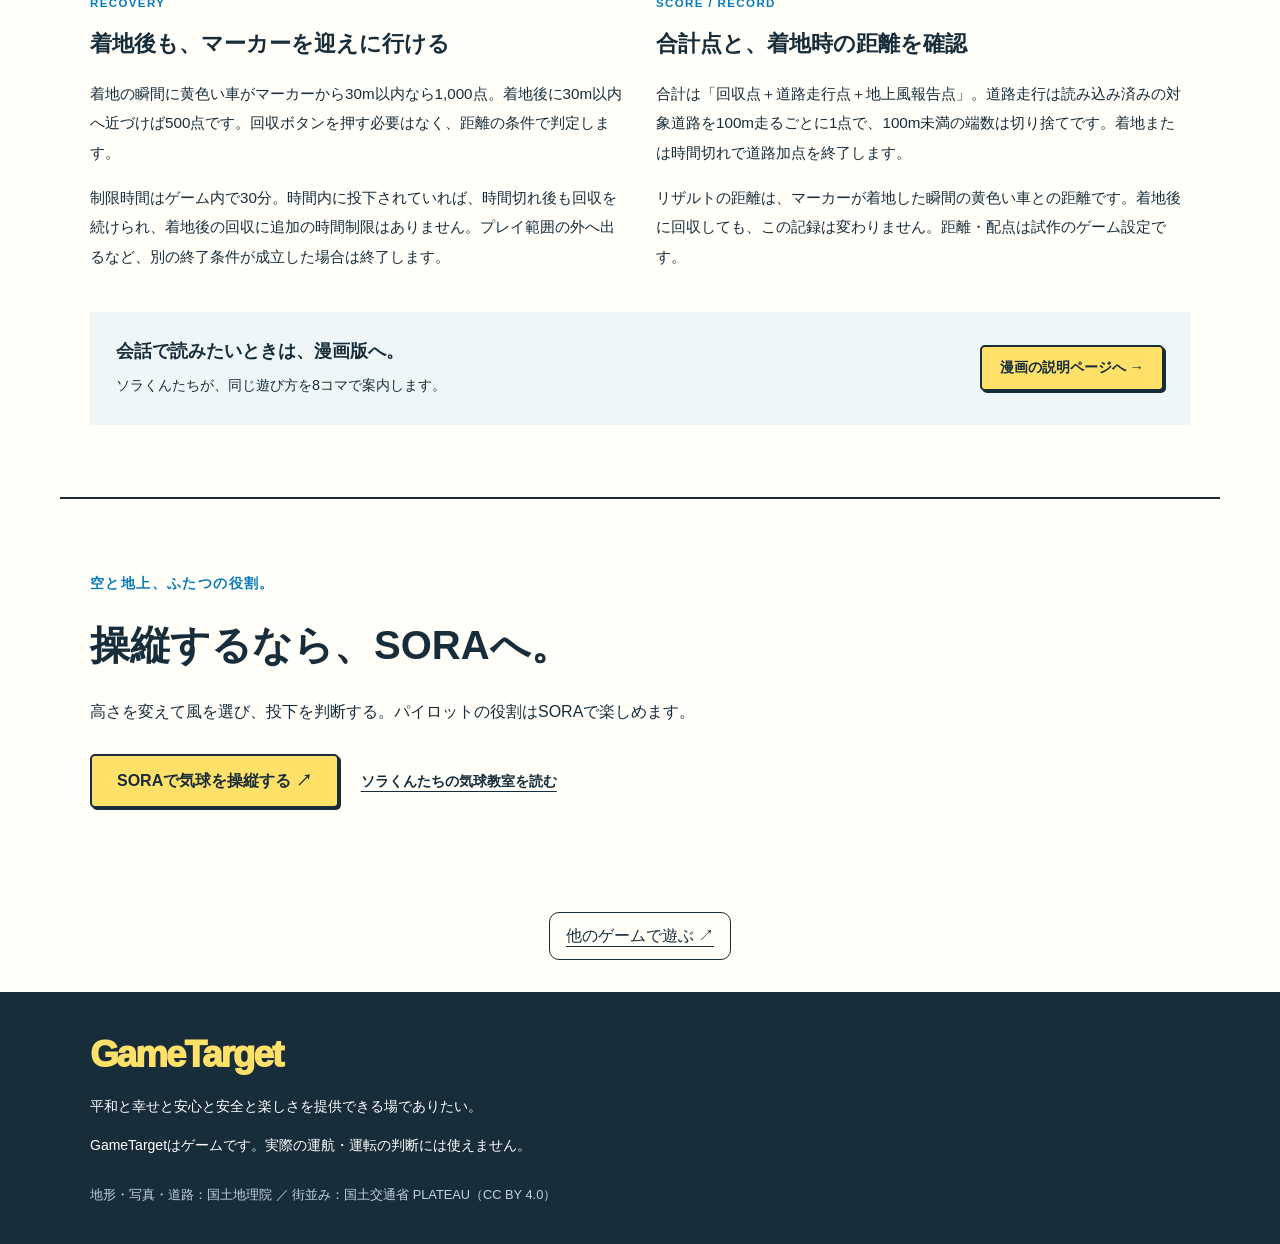
<file: adult-guide.html>
<!doctype html>
<html lang="ja">
<head>
<meta charset="utf-8"><meta name="viewport" content="width=device-width, initial-scale=1">
<title>GameTarget｜大人向け・詳しい遊び方</title>
<meta name="description" content="GameTargetの大人向けガイド。車の運転、地図と俯瞰、地上風報告、マーカー回収と得点の条件を文章と図で詳しく解説します。">
<meta name="theme-color" content="#087bbd">
<link rel="stylesheet" href="./guide.css"><link rel="stylesheet" href="./entry.css"><link rel="stylesheet" href="./adult-guide.css">
<script src="./sora-link.js" defer></script>
</head>
<body class="adult-guide">
<a class="skip" href="#play">遊び方へスキップ</a>
<header class="masthead"><a class="brand" href="./">GameTarget<span>大人向け・詳しい遊び方</span></a>
<nav aria-label="メインナビゲーション"><a href="#play">遊び方</a><a href="#controls">操作</a><a href="#details">詳しいルール</a><a class="button small" href="./prototype/">回収レースで遊ぶ ↗</a></nav></header>
<nav class="guide-switch" aria-label="説明ページを選ぶ"><a href="./">漫画で読む</a><a href="./adult-guide.html" aria-current="page">大人向け・詳しく読む</a><span>操作とルールを、文章と図で。</span></nav>
<main>
<section class="hero" aria-labelledby="hero-title">
<div><p class="eyebrow">DRIVER’S GUIDE · 大人向け</p>
<h1 id="hero-title">風を読んで、<br>落ちる先へ。<br><em>走るのは、きみ。</em></h1>
<p class="intro">あなたは黄色いチェイスカーの運転手。<br>空を行く気球を追い、マーカーの着地点へ先回り。<br>青と白の仲間と、回収成功を目指そう。</p>
<div class="actions"><a class="button" href="./prototype/">回収レースを始める ↗</a><a href="./prototype/?setup=1">エリア・風を選ぶ</a></div>
<p class="meta">インストール不要 · PC / スマホ対応 · 気球は自動操縦</p>
<p class="sora-route"><a data-sora-link="home" href="https://rhitomigm-hash.github.io/SORA/">気球を操縦したい方は SORA へ ↗</a></p></div>
<div class="race-scene" role="img" aria-label="黄色い操作車、白い追尾車、青い先行車と気球の役割を示すイメージ図">
<svg viewBox="0 0 600 520" aria-hidden="true">
<rect width="600" height="520" rx="22" fill="#d9f2fc"/>
<path d="M0 300Q110 240 230 300T600 280V520H0Z" fill="#b6d49b"/>
<path d="M-30 430Q100 355 230 400T650 345" stroke="#435866" stroke-width="68" fill="none"/>
<path d="M-30 430Q100 355 230 400T650 345" stroke="#fff4ba" stroke-width="3" stroke-dasharray="18 16" fill="none"/>
<path d="M160 245Q310 180 420 245" fill="none" stroke="#087bbd" stroke-width="3" stroke-dasharray="8 9"/>
<path d="M410 231l18 16-25 1" fill="none" stroke="#087bbd" stroke-width="3"/>
<ellipse cx="205" cy="128" rx="65" ry="82" fill="#e9664b" stroke="#183a4b" stroke-width="3"/>
<ellipse cx="205" cy="128" rx="30" ry="82" fill="#f4b951"/>
<path d="M166 194l23 31h32l22-31" fill="none" stroke="#183a4b" stroke-width="3"/>
<rect x="187" y="223" width="36" height="24" rx="3" fill="#b37b43" stroke="#183a4b" stroke-width="3"/>
<path d="M395 210l20 58" stroke="#e9664b" stroke-width="4"/><circle cx="417" cy="278" r="6" fill="#e9664b"/>
<g stroke="#183a4b" stroke-width="3">
<g transform="translate(90 358)"><rect width="85" height="36" rx="10" fill="#fafafa"/><path d="M12 0l10-22h38l12 22" fill="#fafafa"/><circle cx="17" cy="38" r="10" fill="#183a4b"/><circle cx="68" cy="38" r="10" fill="#183a4b"/></g>
<g transform="translate(280 379)"><rect width="88" height="37" rx="10" fill="#ffdc55"/><path d="M12 0l10-22h39l14 22" fill="#ffdc55"/><circle cx="17" cy="39" r="10" fill="#183a4b"/><circle cx="71" cy="39" r="10" fill="#183a4b"/></g>
<g transform="translate(470 329)"><rect width="85" height="36" rx="10" fill="#3996dc"/><path d="M12 0l10-22h38l12 22" fill="#3996dc"/><circle cx="17" cy="38" r="10" fill="#183a4b"/><circle cx="68" cy="38" r="10" fill="#183a4b"/></g></g>
<g fill="#183a4b" font-family="sans-serif" font-size="20" font-weight="700" text-anchor="middle">
<text x="205" y="30">気球は自動操縦</text><text x="130" y="327">白：気球を追尾</text>
<text x="325" y="463">黄色：あなたが運転</text><text x="490" y="290">青：先行・待機</text></g>
</svg><p>役割のイメージ図</p></div>
</section>
<nav class="chapter-strip" aria-label="遊び方の流れ"><span>回収までの3ステップ</span><a href="#drive">01 車を運転</a><a href="#read">02 風を読む</a><a href="#catch">03 着地に合わせる</a></nav>
<section id="play" class="section">
<div class="section-heading"><p class="eyebrow">HOW TO PLAY</p><h2>空を見て、地上を走る。</h2></div>
<div class="race-steps">
<article id="drive"><span class="step-number">01</span><h3>黄色い車を動かそう</h3><p>前後に走り、ハンドルで方向を変えます。まず「ターゲット地図」で現在地と目標を確認し、ターゲットへ向かいましょう。ターゲットから100m以上離れて停車し、画面にターゲットが見えたら地上風を無線で送りましょう。初回は50点です。白と青は同じチームの仲間です。</p></article>
<article id="read"><span class="step-number">02</span><h3>気球と風を見よう</h3><p>気球は高さを変えて自動で飛びます。風の表と気球の動きから、マーカーが落ちる先を考えましょう。「俯瞰」で全体を見渡しながら運転できます。マーカーの着地点は、オレンジのターゲットと同じ場所とは限りません。</p></article>
<article id="catch"><span class="step-number">03</span><h3>マーカーに近づいて回収しよう</h3><p><strong>マーカーが着地する瞬間に、黄色い車が30m以内</strong>なら1,000点。着地後も30m以内へ近づけば500点で回収成功です。</p></article>
</div>
<div class="note"><b>得点は3つ</b><p>着地時の回収は1,000点、着地後は500点。黄色い車の道路走行100mにつき1点、初回の地上風報告は50点。道路点は着地または時間切れまで加算します。時間内に投下されていれば、時間切れ後・着地後も回収を続けられます。</p><p>距離・配点は試作のゲーム設定です。道路判定は読み込み済みの道路の近似で、交通ルールの判定ではありません。黄色い車は道路外も自由に走れます。</p></div>
</section>
<section id="controls" class="section reference">
<div class="section-heading"><p class="eyebrow">DRIVER'S NOTE</p><h2>操作早見表</h2></div>
<div class="reference-grid"><div><h3>PC</h3><dl class="controls">
<div><dt><kbd>W</kbd> / <kbd>↑</kbd></dt><dd>前進</dd></div>
<div><dt><kbd>S</kbd> / <kbd>↓</kbd></dt><dd>後退（逆入力でブレーキ）</dd></div>
<div><dt><kbd>A</kbd><kbd>D</kbd> / <kbd>←</kbd><kbd>→</kbd></dt><dd>ハンドル</dd></div>
<div><dt><kbd>V</kbd></dt><dd>進行方向／気球を見る</dd></div>
<div><dt><kbd>O</kbd></dt><dd>俯瞰を開く／運転に戻る</dd></div>
<div><dt><kbd>T</kbd></dt><dd>ターゲット地図（表示中は一時停止）</dd></div>
<div><dt><kbd>P</kbd></dt><dd>パイバル表（高度別の風）</dd></div>
<div><dt><kbd>1</kbd>〜<kbd>4</kbd></dt><dd>時間加速 ×1 / ×2 / ×4 / ×8</dd></div>
</dl></div><div><h3>スマホ・共通のボタン</h3><p>「前進」「後退」で前後、← → でハンドルを操作します。各ボタンを長押ししてください。👁で視点、Pで風の表、×1で時間加速を切り替えられます。</p><p>通常視点で停車中は、ドラッグで周囲を見回せます。ホイール、スマホではピンチで拡大・縮小できます。走行を再開したときや視点を切り替えたときに、見回した向きと拡大率はリセットされます。</p><div class="note"><b>迷ったら、いったん全体を見る。</b><p>「ターゲット地図」で目標と現在地を確認し、「俯瞰」で気球・車・マーカーを見渡し、「一時停止」で動きを止めて考えられます。「パネルを開く」から仲間・得点・計器を確認できます。</p></div></div></div>
<details><summary>場所や風を選びたい</summary><div class="detail-content"><p>エリアを選び、風の表を確認・編集して、地図で気球の離陸地点を選びます。黄色い車はその近くから出発します。条件URLも共有できます。</p><a class="button small" href="./prototype/?setup=1">エリア・風・出発地点を選ぶ ↗</a></div></details>
<details><summary>青と白の仲間、街並みについて</summary><div class="detail-content"><p>白は気球を追尾し、青はターゲット付近へ先行・待機します。青の100m以内への進入制限はゲーム内設定です。道路がつながっていなければ、到達できる範囲で待機します。</p><p>「レース設定」で街並みを選べます。PLATEAUの整備済み地域のみで表示され、建物による通行制限はありません。</p></div></details>
</section>
<section class="section detailed-rules" id="details">
<div class="section-heading"><p class="eyebrow">RULES &amp; TIMING</p><h2>判断に役立つ、詳しいルール。</h2></div>
<div class="rule-grid">
<article><span class="rule-label">MAP / OVERVIEW</span><h3>地図は停止、俯瞰は運転を継続</h3><p>「ターゲット地図」は北が上で、車の現在地・向きとターゲットを表示します。表示距離は直線距離です。地図の表示中は一時停止し、閉じると開く前の停止状態に戻ります。</p><p>「俯瞰」は全体を見渡す3D視点です。時間は進み、そのまま運転できます。考える時間が必要なら「一時停止」を使ってください。</p></article>
<article><span class="rule-label">GROUND WIND</span><h3>地上風報告は、条件をそろえて1回</h3><p>ターゲットから水平100m以上離れて停車し、地図を閉じて3D画面にターゲットが見える状態にします。画面外や、地形・建物・パネルの陰に隠れている場合は送信できません。</p><p>「地上風を送信」を押すと、ゲーム内のターゲット地点の地上風を報告します。風向は吹いてくる向き（磁方位）、風速はノットです。1プレイ1回限りで50点。時間切れ・終了後は送信できません。報告しても気球の自動操縦の制御則は変わりません。</p></article>
<article><span class="rule-label">RECOVERY</span><h3>着地後も、マーカーを迎えに行ける</h3><p>着地の瞬間に黄色い車がマーカーから30m以内なら1,000点。着地後に30m以内へ近づけば500点です。回収ボタンを押す必要はなく、距離の条件で判定します。</p><p>制限時間はゲーム内で30分。時間内に投下されていれば、時間切れ後も回収を続けられ、着地後の回収に追加の時間制限はありません。プレイ範囲の外へ出るなど、別の終了条件が成立した場合は終了します。</p></article>
<article><span class="rule-label">SCORE / RECORD</span><h3>合計点と、着地時の距離を確認</h3><p>合計は「回収点＋道路走行点＋地上風報告点」。道路走行は読み込み済みの対象道路を100m走るごとに1点で、100m未満の端数は切り捨てです。着地または時間切れで道路加点を終了します。</p><p>リザルトの距離は、マーカーが着地した瞬間の黄色い車との距離です。着地後に回収しても、この記録は変わりません。距離・配点は試作のゲーム設定です。</p></article>
</div>
<div class="reading-return"><div><h3>会話で読みたいときは、漫画版へ。</h3><p>ソラくんたちが、同じ遊び方を8コマで案内します。</p></div><a class="button small" href="./">漫画の説明ページへ →</a></div>
</section>
<section class="section next-flight"><p class="eyebrow">空と地上、ふたつの役割。</p><h2>操縦するなら、SORAへ。</h2><p>高さを変えて風を選び、投下を判断する。パイロットの役割はSORAで楽しめます。</p>
<div class="actions"><a class="button" data-sora-link="home" href="https://rhitomigm-hash.github.io/SORA/">SORAで気球を操縦する ↗</a><a href="./balloon-guide.html">ソラくんたちの気球教室を読む</a></div></section>
</main>
<div style="text-align:center;margin:32px 16px"><a href="https://rhito-game-collection.rhitomigm.chatgpt.site" target="_blank" rel="noopener noreferrer" style="display:inline-flex;align-items:center;min-height:44px;padding:8px 16px;border:1px solid currentColor;border-radius:10px;font-size:16px">他のゲームで遊ぶ ↗</a></div>
<footer><a class="brand" href="./">GameTarget</a><p>平和と幸せと安心と安全と楽しさを提供できる場でありたい。</p><p>GameTargetはゲームです。実際の運航・運転の判断には使えません。</p>
<p class="credits">地形・写真・道路：国土地理院 ／ 街並み：国土交通省 PLATEAU（CC BY 4.0）</p></footer>
</body></html>
</file>
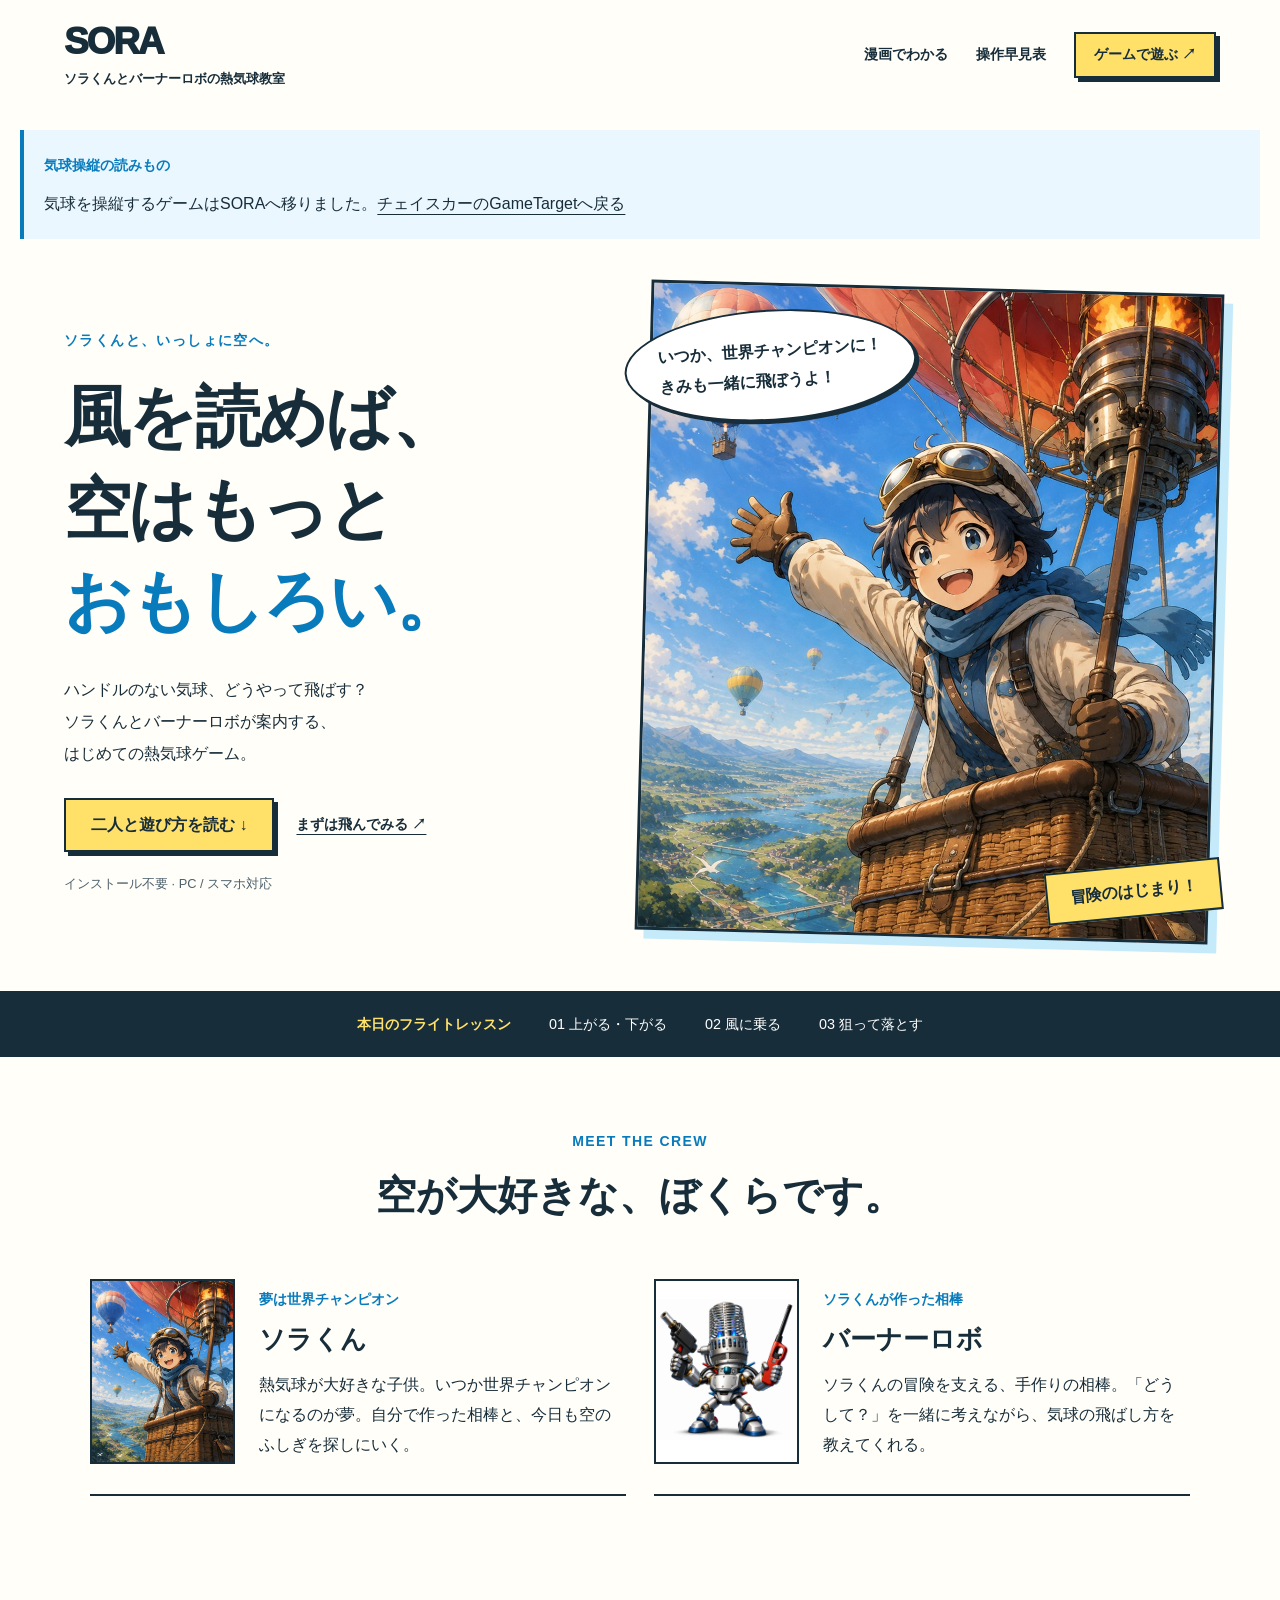
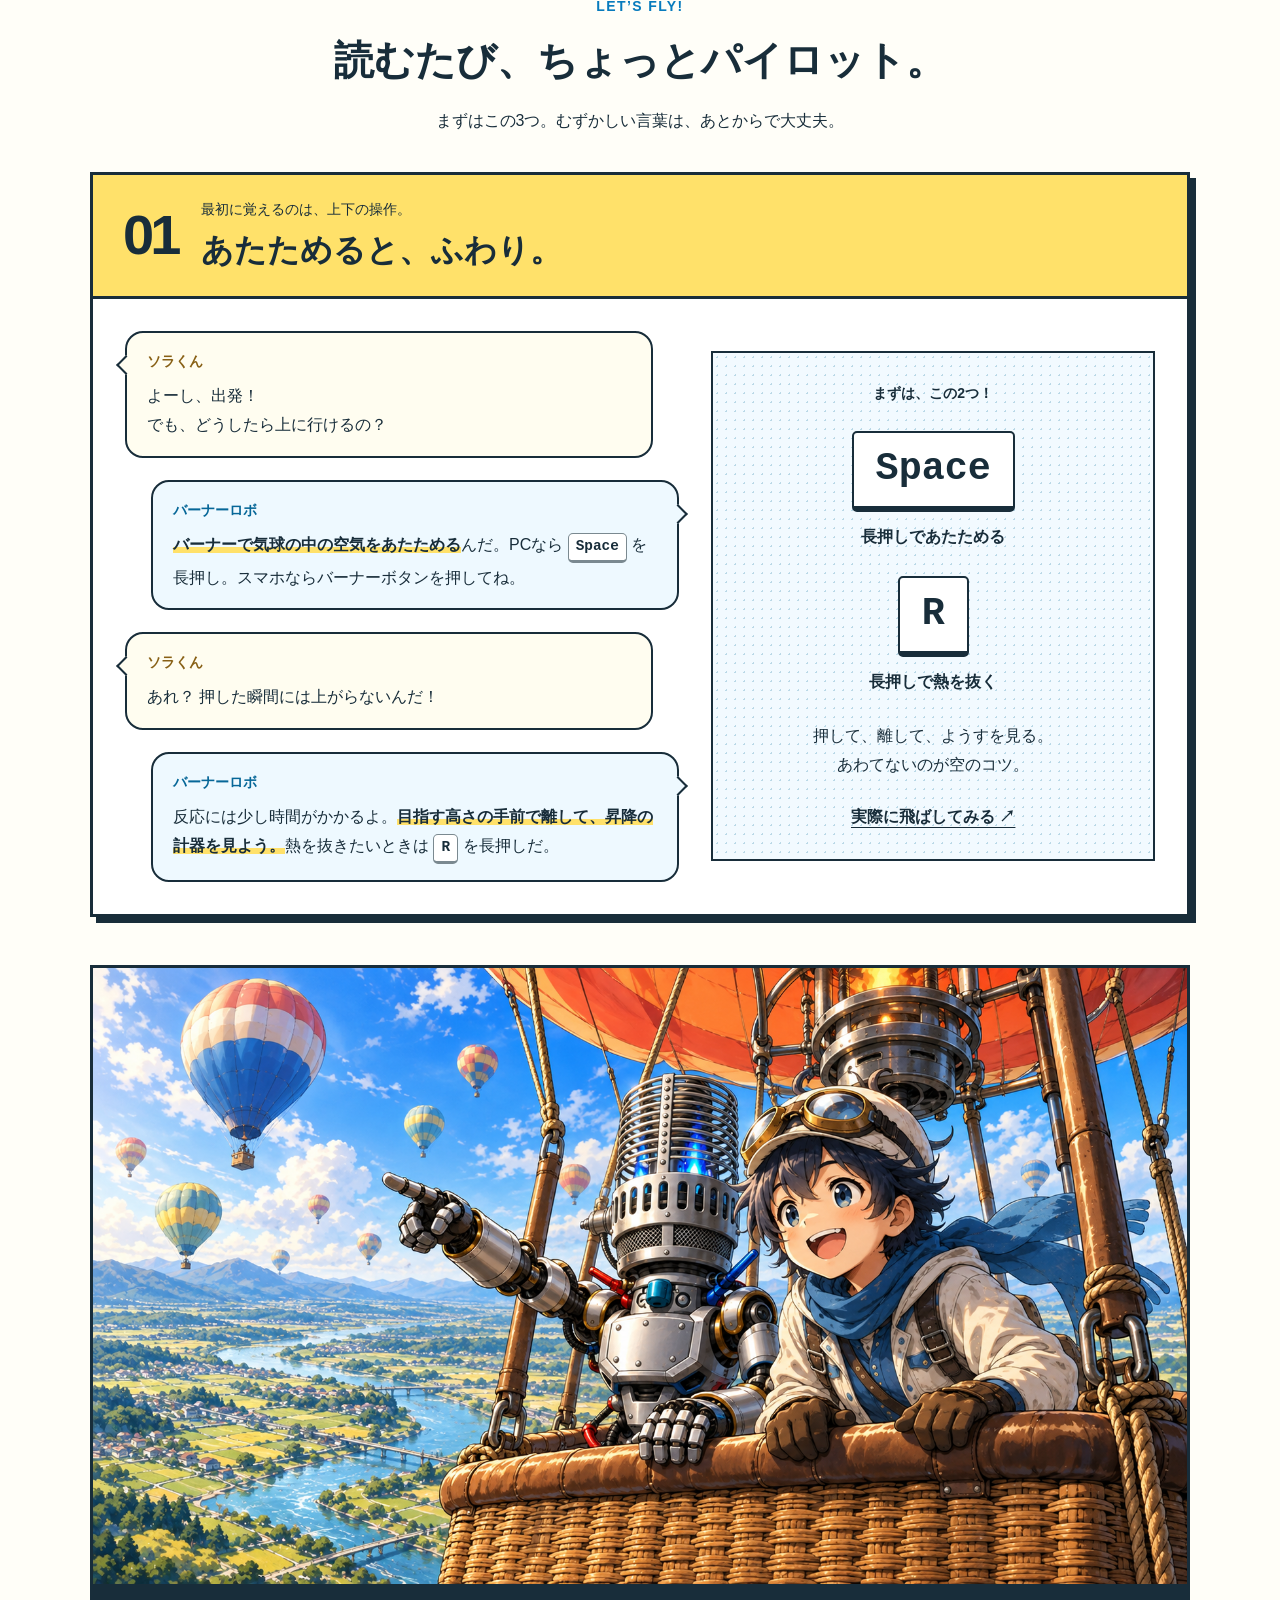
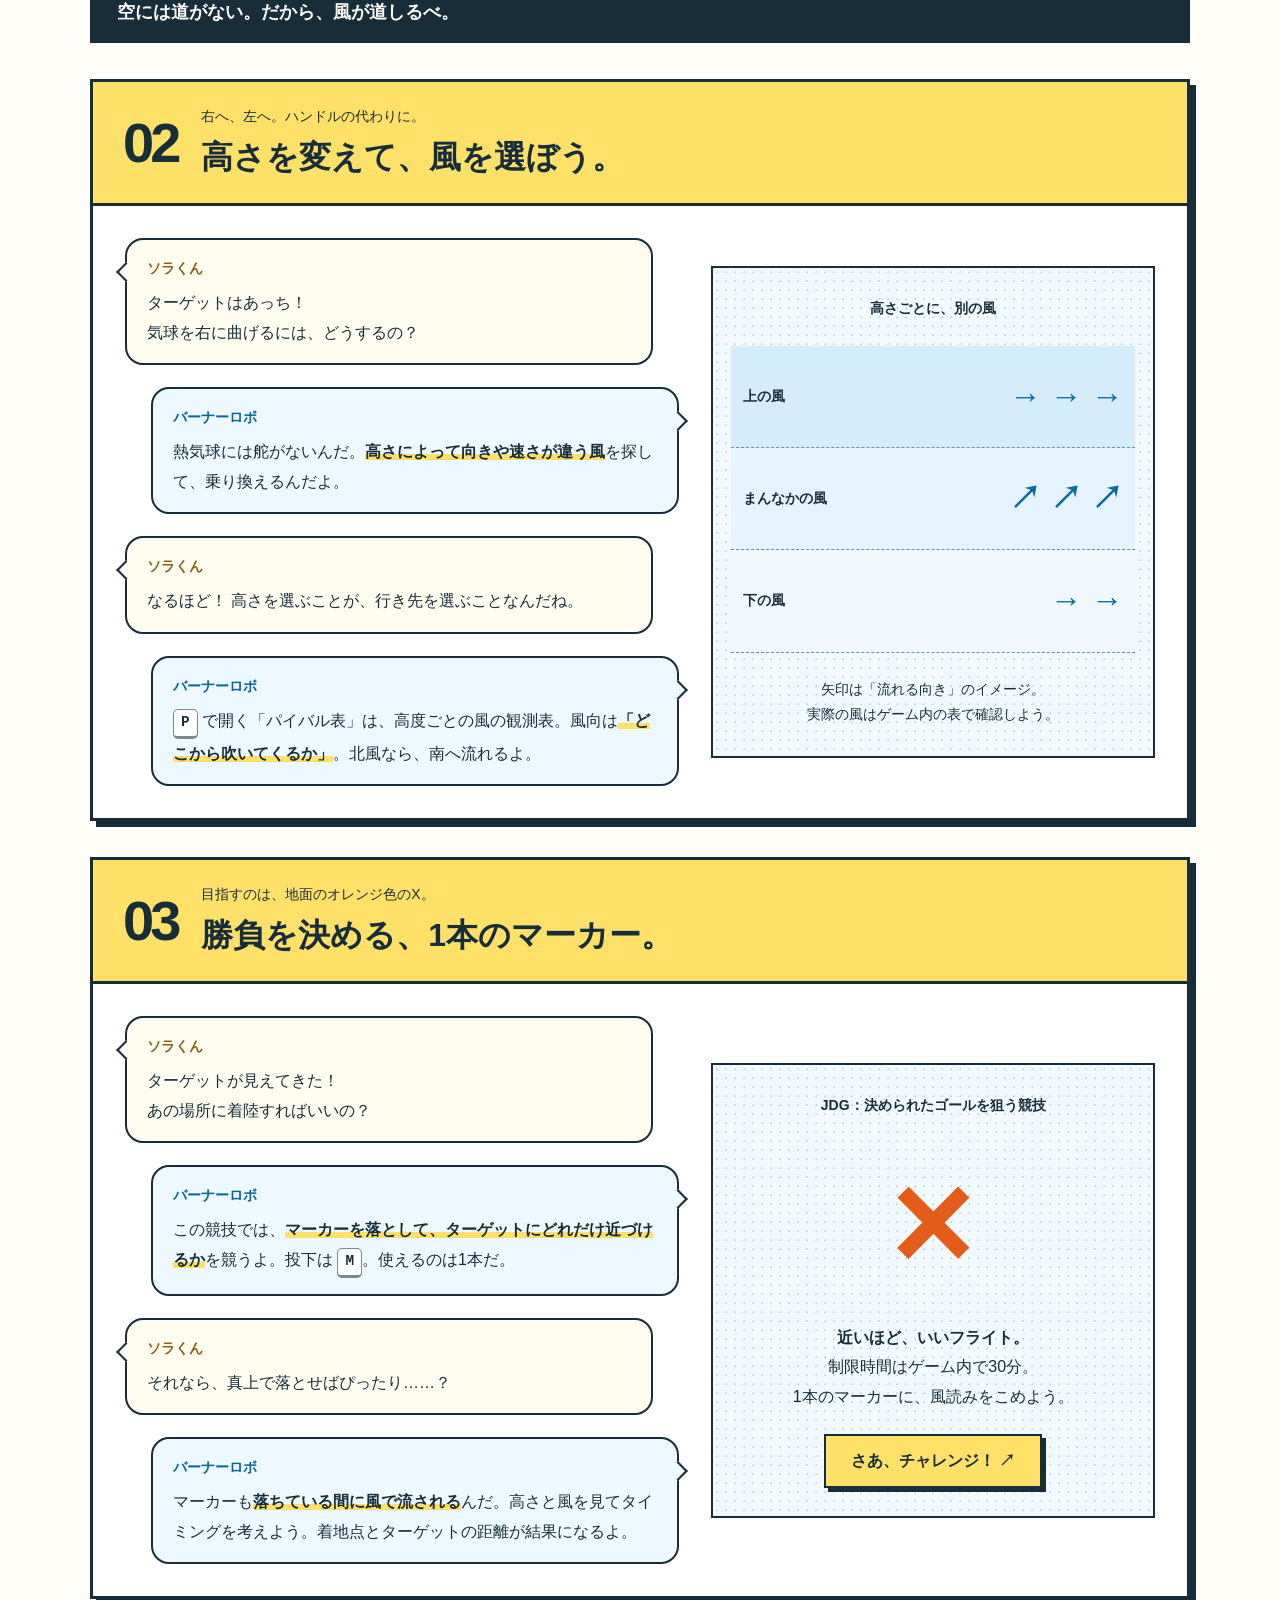
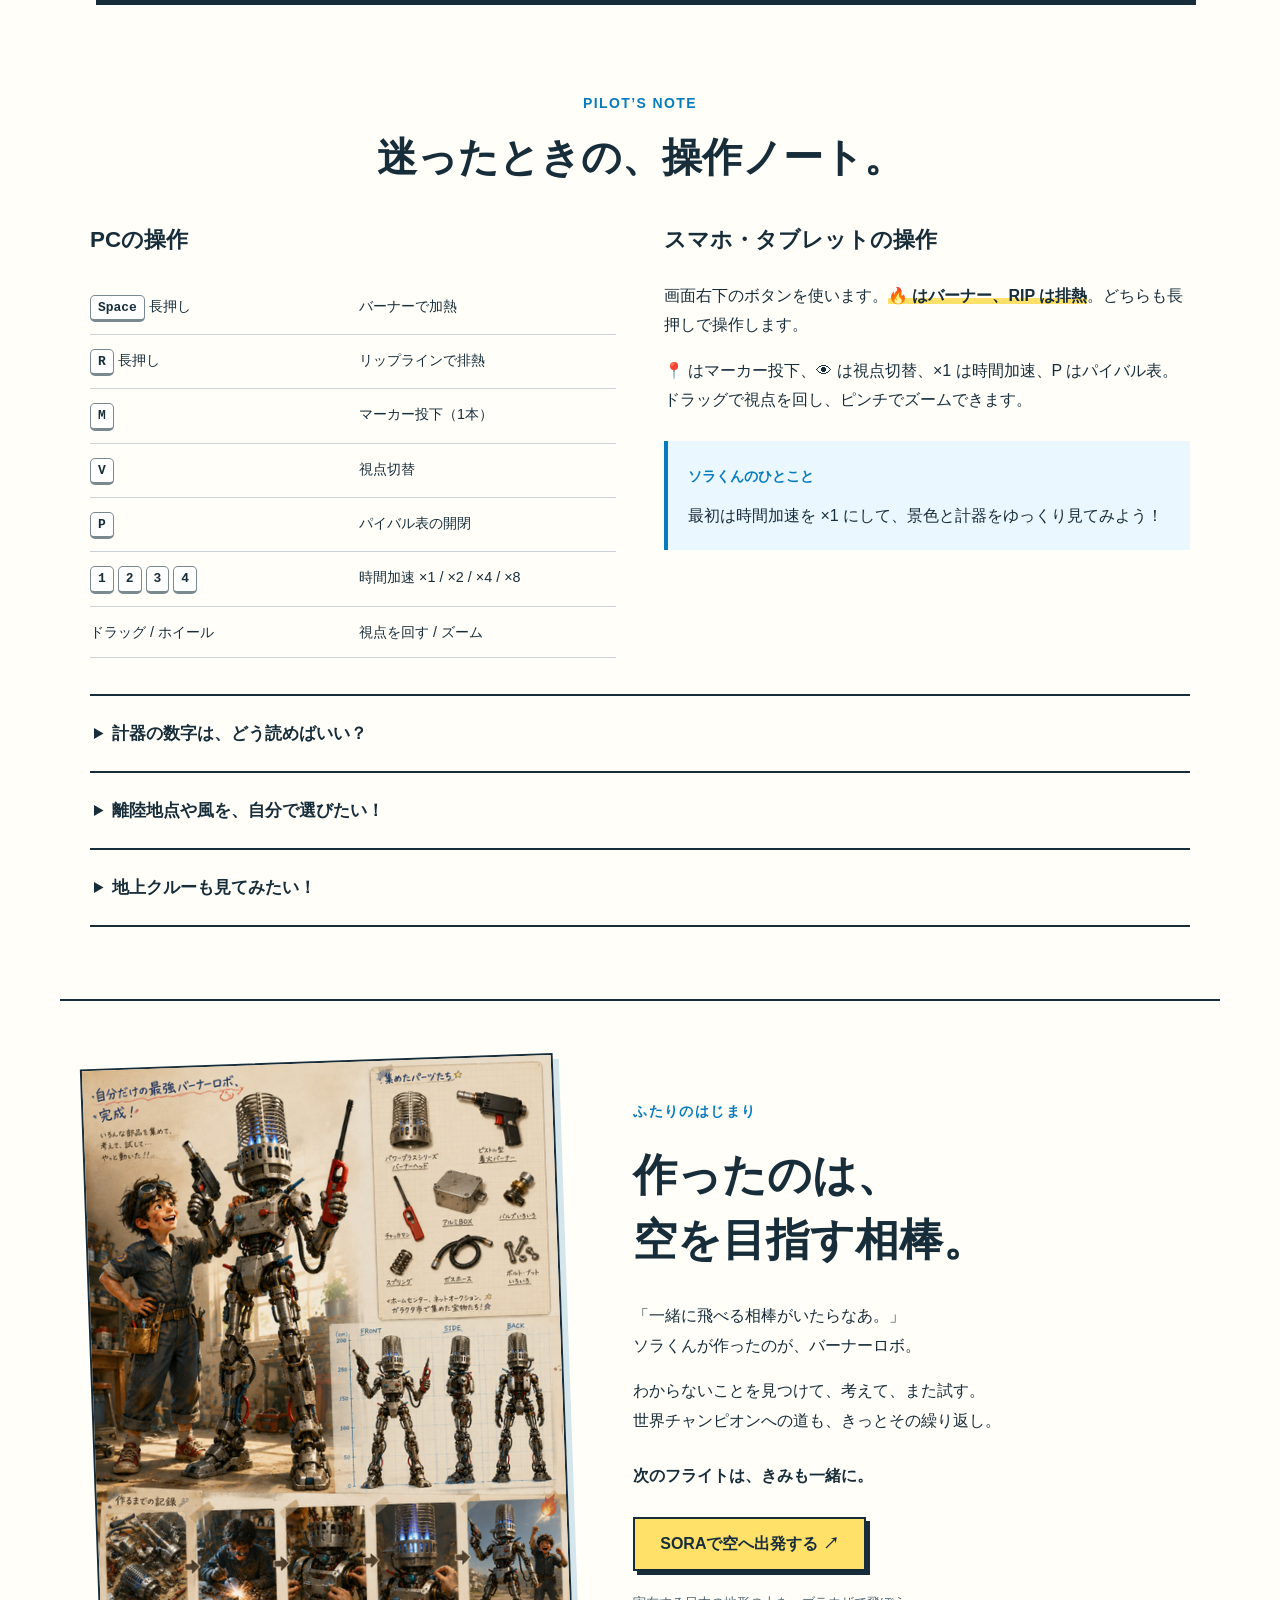
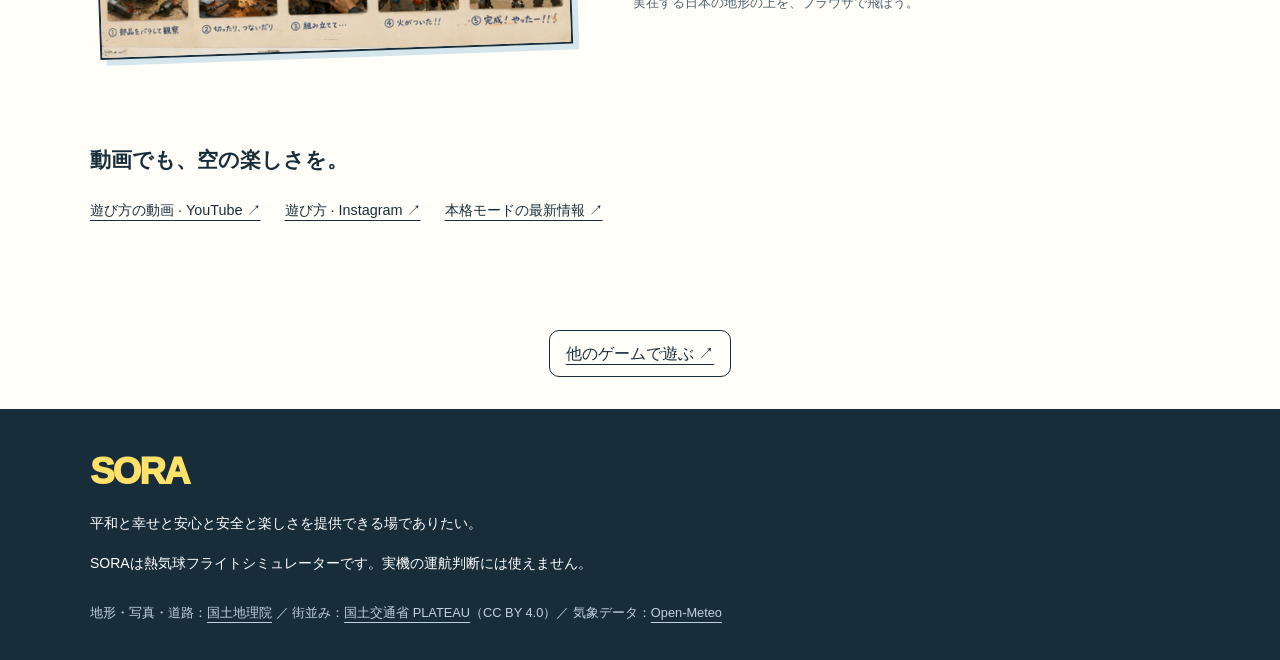
<file: balloon-guide.html>
<!doctype html>
<html lang="ja"><head><meta charset="utf-8"><meta name="viewport" content="width=device-width, initial-scale=1"><title>SORA｜ソラくんとバーナーロボの熱気球教室</title><meta name="description" content="世界チャンピオンを夢見るソラくんと手作りの相棒バーナーロボ。二人と漫画で学ぶ、熱気球ゲームSORAの遊び方。"><meta name="theme-color" content="#087bbd"><link rel="stylesheet" href="./guide.css"><script src="./sora-link.js" defer></script></head>
<body><a class="skip" href="#lesson">解説へスキップ</a><header class="masthead"><a class="brand" href="./">SORA<span>ソラくんとバーナーロボの熱気球教室</span></a><nav aria-label="メインナビゲーション"><a href="#lesson">漫画でわかる</a><a href="#controls">操作早見表</a><a class="button small" data-sora-link data-sora-query="" href="https://rhitomigm-hash.github.io/SORA/prototype/">ゲームで遊ぶ ↗</a></nav></header>
<main><div class="note" style="margin:20px"><b>気球操縦の読みもの</b><p>気球を操縦するゲームはSORAへ移りました。<a href="./">チェイスカーのGameTargetへ戻る</a></p></div><section class="hero" aria-labelledby="hero-title"><div><p class="eyebrow">ソラくんと、いっしょに空へ。</p><h1 id="hero-title">風を読めば、<br>空はもっと<br><em>おもしろい。</em></h1><p class="intro">ハンドルのない気球、どうやって飛ばす？<br>ソラくんとバーナーロボが案内する、<br>はじめての熱気球ゲーム。</p><div class="actions"><a class="button" href="#lesson">二人と遊び方を読む ↓</a><a data-sora-link data-sora-query="" href="https://rhitomigm-hash.github.io/SORA/prototype/">まずは飛んでみる ↗</a></div><p class="meta">インストール不要 · PC / スマホ対応</p></div><div class="hero-art"><img src="./png/sora-hero.jpg" width="1080" height="1440" alt="熱気球から笑顔で手を広げるソラくん" fetchpriority="high"><p class="hero-bubble">いつか、世界チャンピオンに！<br>きみも一緒に飛ぼうよ！</p><span class="hero-stamp">冒険のはじまり！</span></div></section>
<nav class="chapter-strip" aria-label="レッスン一覧"><span>本日のフライトレッスン</span><a href="#up">01 上がる・下がる</a><a href="#wind">02 風に乗る</a><a href="#target">03 狙って落とす</a></nav>
<section class="section cast"><div class="section-heading"><p class="eyebrow">MEET THE CREW</p><h2>空が大好きな、ぼくらです。</h2></div><div class="cast-grid"><article><img src="./png/sora-hero.jpg" width="1080" height="1440" alt="ゴーグルと青いマフラーが目印のソラくん" loading="lazy"><div><span class="tag">夢は世界チャンピオン</span><h3>ソラくん</h3><p>熱気球が大好きな子供。いつか世界チャンピオンになるのが夢。自分で作った相棒と、今日も空のふしぎを探しにいく。</p></div></article><article class="cast-robo"><img src="./png/banar0.png" width="640" height="640" alt="青い炎が灯る銀色のバーナーロボ" loading="lazy"><div><span class="tag">ソラくんが作った相棒</span><h3>バーナーロボ</h3><p>ソラくんの冒険を支える、手作りの相棒。「どうして？」を一緒に考えながら、気球の飛ばし方を教えてくれる。</p></div></article></div></section>
<section id="lesson" class="section lessons"><div class="section-heading"><p class="eyebrow">LET’S FLY!</p><h2>読むたび、ちょっとパイロット。</h2><p>まずはこの3つ。むずかしい言葉は、あとからで大丈夫。</p></div>
<article class="lesson" id="up"><header class="lesson-heading"><span>01</span><div><p>最初に覚えるのは、上下の操作。</p><h3>あたためると、ふわり。</h3></div></header><div class="lesson-body"><div class="dialogue"><div class="speech sora"><b>ソラくん</b><p>よーし、出発！<br>でも、どうしたら上に行けるの？</p></div><div class="speech robo"><b>バーナーロボ</b><p><strong>バーナーで気球の中の空気をあたためる</strong>んだ。PCなら <kbd>Space</kbd> を長押し。スマホならバーナーボタンを押してね。</p></div><div class="speech sora"><b>ソラくん</b><p>あれ？ 押した瞬間には上がらないんだ！</p></div><div class="speech robo"><b>バーナーロボ</b><p>反応には少し時間がかかるよ。<strong>目指す高さの手前で離して、昇降の計器を見よう。</strong>熱を抜きたいときは <kbd>R</kbd> を長押しだ。</p></div></div><aside class="key-panel"><span class="panel-label">まずは、この2つ！</span><div class="big-key"><kbd>Space</kbd><span>長押しであたためる</span></div><div class="big-key"><kbd>R</kbd><span>長押しで熱を抜く</span></div><p>押して、離して、ようすを見る。<br>あわてないのが空のコツ。</p><a data-sora-link data-sora-query="" href="https://rhitomigm-hash.github.io/SORA/prototype/">実際に飛ばしてみる ↗</a></aside></div></article>
<figure class="adventure"><img src="./png/sora-robo-flight.png" width="1672" height="941" alt="ソラくんとバーナーロボが同じ気球に乗り、川と田畑の上空から遠くの気球を眺める" loading="lazy"><figcaption>空には道がない。だから、風が道しるべ。</figcaption></figure>
<article class="lesson" id="wind"><header class="lesson-heading"><span>02</span><div><p>右へ、左へ。ハンドルの代わりに。</p><h3>高さを変えて、風を選ぼう。</h3></div></header><div class="lesson-body"><div class="dialogue"><div class="speech sora"><b>ソラくん</b><p>ターゲットはあっち！<br>気球を右に曲げるには、どうするの？</p></div><div class="speech robo"><b>バーナーロボ</b><p>熱気球には舵がないんだ。<strong>高さによって向きや速さが違う風</strong>を探して、乗り換えるんだよ。</p></div><div class="speech sora"><b>ソラくん</b><p>なるほど！ 高さを選ぶことが、行き先を選ぶことなんだね。</p></div><div class="speech robo"><b>バーナーロボ</b><p><kbd>P</kbd> で開く「パイバル表」は、高度ごとの風の観測表。風向は<strong>「どこから吹いてくるか」</strong>。北風なら、南へ流れるよ。</p></div></div><aside class="wind-panel"><span class="panel-label">高さごとに、別の風</span><div class="wind-layer"><span>上の風</span><b>→ → →</b></div><div class="wind-layer"><span>まんなかの風</span><b>↗ ↗ ↗</b></div><div class="wind-layer"><span>下の風</span><b>→ →</b></div><p>矢印は「流れる向き」のイメージ。<br>実際の風はゲーム内の表で確認しよう。</p></aside></div></article>
<article class="lesson" id="target"><header class="lesson-heading"><span>03</span><div><p>目指すのは、地面のオレンジ色のX。</p><h3>勝負を決める、1本のマーカー。</h3></div></header><div class="lesson-body"><div class="dialogue"><div class="speech sora"><b>ソラくん</b><p>ターゲットが見えてきた！<br>あの場所に着陸すればいいの？</p></div><div class="speech robo"><b>バーナーロボ</b><p>この競技では、<strong>マーカーを落として、ターゲットにどれだけ近づけるか</strong>を競うよ。投下は <kbd>M</kbd>。使えるのは1本だ。</p></div><div class="speech sora"><b>ソラくん</b><p>それなら、真上で落とせばぴったり……？</p></div><div class="speech robo"><b>バーナーロボ</b><p>マーカーも<strong>落ちている間に風で流される</strong>んだ。高さと風を見てタイミングを考えよう。着地点とターゲットの距離が結果になるよ。</p></div></div><aside class="target-panel"><span class="panel-label">JDG：決められたゴールを狙う競技</span><strong class="target-x" aria-label="オレンジ色のターゲット">×</strong><p><b>近いほど、いいフライト。</b><br>制限時間はゲーム内で30分。<br>1本のマーカーに、風読みをこめよう。</p><a class="button" data-sora-link data-sora-query="" href="https://rhitomigm-hash.github.io/SORA/prototype/">さあ、チャレンジ！ ↗</a></aside></div></article></section>
<section class="section reference" id="controls"><div class="section-heading"><p class="eyebrow">PILOT’S NOTE</p><h2>迷ったときの、操作ノート。</h2></div><div class="reference-grid"><div><h3>PCの操作</h3><dl class="controls"><div><dt><kbd>Space</kbd> 長押し</dt><dd>バーナーで加熱</dd></div><div><dt><kbd>R</kbd> 長押し</dt><dd>リップラインで排熱</dd></div><div><dt><kbd>M</kbd></dt><dd>マーカー投下（1本）</dd></div><div><dt><kbd>V</kbd></dt><dd>視点切替</dd></div><div><dt><kbd>P</kbd></dt><dd>パイバル表の開閉</dd></div><div><dt><kbd>1</kbd> <kbd>2</kbd> <kbd>3</kbd> <kbd>4</kbd></dt><dd>時間加速 ×1 / ×2 / ×4 / ×8</dd></div><div><dt>ドラッグ / ホイール</dt><dd>視点を回す / ズーム</dd></div></dl></div><div><h3>スマホ・タブレットの操作</h3><p>画面右下のボタンを使います。<strong>🔥 はバーナー、RIP は排熱</strong>。どちらも長押しで操作します。</p><p>📍 はマーカー投下、👁 は視点切替、×1 は時間加速、P はパイバル表。ドラッグで視点を回し、ピンチでズームできます。</p><div class="note"><b>ソラくんのひとこと</b><p>最初は時間加速を ×1 にして、景色と計器をゆっくり見てみよう！</p></div></div></div>
<details><summary>計器の数字は、どう読めばいい？</summary><div class="detail-content"><p>画面上部の大きな高度表示を押すと、詳しい計器が開きます。</p><dl class="instruments"><div><dt>高度（ft・MSL）</dt><dd>平均海面からの高さ。パイバル表と同じ基準。</dd></div><div><dt>対地高度</dt><dd>真下の地面からの高さ。着陸時はこちらを確認。</dd></div><div><dt>昇降（m/s）</dt><dd>上がる・下がる速さ。バーナーの効き具合を見る。</dd></div><div><dt>風・燃料・温度</dt><dd>現在の風（FROM・磁方位）、残り燃料、気球内の温度。燃料がなくなると加熱できません。</dd></div><div><dt>ターゲット・時間</dt><dd>目標までの距離・方位と、ゲーム内の残り時間。</dd></div></dl></div></details>
<details><summary>離陸地点や風を、自分で選びたい！</summary><div class="detail-content"><p>「本格モード」では、エリアを選び、タスクブリーフィングで風の表を確認し、地図をクリックして離陸地点を決めます。ターゲットの風上側からの出発を考えてみましょう。</p><a class="button small" data-sora-link data-sora-query="?setup=1" href="https://rhitomigm-hash.github.io/SORA/prototype/?setup=1">本格モードへ ↗</a><p>住所検索でも場所を選べます。検索結果は大まかな位置の場合があるので、地図で確認してください。</p></div></details>
<details><summary>地上クルーも見てみたい！</summary><div class="detail-content"><p>SORAの「本格モード」→「開発途中版」で、離陸前に「地上クルーあり」を選べます。白は気球を追い、青は目標付近へ先行・待機します。<kbd>C</kbd> または無線パネルで、現在地の地上風を問い合わせられます。</p><p>街並み表示はGameTargetの「レース設定」に残っています。SORAへの移行は今後の予定です。</p><a data-sora-link data-sora-query="?dev=1" href="https://rhitomigm-hash.github.io/SORA/prototype/?dev=1">SORAの開発途中版を開く ↗</a></div></details></section>
<section class="workshop section"><img src="./png/banar2.png" width="512" height="640" alt="ソラくんが部品を集め、相棒のバーナーロボを組み立てた制作ノート" loading="lazy"><div><p class="eyebrow">ふたりのはじまり</p><h2>作ったのは、<br>空を目指す相棒。</h2><p>「一緒に飛べる相棒がいたらなあ。」<br>ソラくんが作ったのが、バーナーロボ。</p><p>わからないことを見つけて、考えて、また試す。<br>世界チャンピオンへの道も、きっとその繰り返し。</p><p class="closing-line">次のフライトは、きみも一緒に。</p><a class="button" data-sora-link data-sora-query="" href="https://rhitomigm-hash.github.io/SORA/prototype/">SORAで空へ出発する ↗</a><p class="meta">実在する日本の地形の上を、ブラウザで飛ぼう。</p></div></section>
<section class="section links"><h2>動画でも、空の楽しさを。</h2><a href="https://youtube.com/shorts/CzceTExbo-c?si=IpRbXo7vmntgc5Gx" target="_blank" rel="noopener">遊び方の動画 · YouTube ↗</a><a href="https://www.instagram.com/supatory?utm_source=qr" target="_blank" rel="noopener">遊び方 · Instagram ↗</a><a href="https://www.instagram.com/hotairballoongames2026?utm_source=qr" target="_blank" rel="noopener">本格モードの最新情報 ↗</a></section></main>
<div style="text-align:center;margin:32px 16px"><a href="https://rhito-game-collection.rhitomigm.chatgpt.site" target="_blank" rel="noopener noreferrer" style="display:inline-flex;align-items:center;min-height:44px;padding:8px 16px;border:1px solid currentColor;border-radius:10px;text-decoration:underline;font-size:16px">他のゲームで遊ぶ ↗</a></div>
<footer><a class="brand" href="./">SORA</a><p>平和と幸せと安心と安全と楽しさを提供できる場でありたい。</p><p>SORAは熱気球フライトシミュレーターです。実機の運航判断には使えません。</p><p class="credits">地形・写真・道路：<a href="https://maps.gsi.go.jp/development/ichiran.html">国土地理院</a> ／ 街並み：<a href="https://www.mlit.go.jp/plateau/">国土交通省 PLATEAU</a>（CC BY 4.0）／ 気象データ：<a href="https://open-meteo.com/">Open-Meteo</a></p></footer></body></html>
</file>
<file: manga.css>
:root{--ink:#173d4d;--blue:#087cad;--paper:#fffdf5;--yellow:#ffdb61;--line:2px solid var(--ink);font-family:'Yu Gothic',Meiryo,sans-serif;color:var(--ink);background:var(--paper);font-size:16px;line-height:1.95}*{box-sizing:border-box}body{margin:0}html{scroll-behavior:smooth;scroll-padding-top:22px}a{color:inherit;text-underline-offset:5px}a:hover{color:#00749e}a:focus-visible,summary:focus-visible{outline:3px solid #d96122;outline-offset:5px}h1,h2,h3,p,figure{margin:0}p+p{margin-top:14px}img{max-width:100%;display:block}rt{font-size:.56em;font-weight:500}ruby{ruby-align:center}h1{font-size:clamp(2.5rem,4.4vw,4.1rem);line-height:1.65;letter-spacing:-.035em}h1 rt{font-size:.23em}h1 em{font-style:normal;color:var(--blue)}h2{font-size:clamp(1.5rem,2.7vw,2.35rem);line-height:1.8}h3{font-size:1.25rem;line-height:1.8}strong{background:linear-gradient(transparent 68%,#ffe68f 68%)}.skip{position:absolute;top:-100px;background:white;padding:10px;z-index:10}.skip:focus{top:8px}.masthead{max-width:1320px;margin:auto;padding:24px 36px;display:flex;align-items:center;justify-content:space-between;gap:20px}.brand{font:900 1.9rem/1.2 Arial,sans-serif;text-decoration:none;letter-spacing:-1px}.brand span{display:block;font:600 .72rem/2.1 Meiryo,sans-serif;letter-spacing:0;margin-top:7px}.masthead nav{display:flex;align-items:center;gap:25px;font-size:.9rem;font-weight:700}.masthead nav>a{text-decoration:none}.button{display:inline-flex;align-items:center;justify-content:center;background:var(--yellow);border:var(--line);box-shadow:4px 4px 0 var(--ink);min-height:54px;padding:12px 23px;text-decoration:none;font-weight:800;line-height:2}.button:hover{background:#ffe99b;transform:translateY(-2px)}.button.small{font-size:.9rem;padding:8px 18px;min-height:44px}.hero{max-width:1320px;margin:auto;padding:32px 36px 62px;display:grid;grid-template-columns:1.04fr 1fr;gap:40px;align-items:center}.eyebrow{font:800 .75rem/1.5 Arial,sans-serif;letter-spacing:.15em;color:var(--blue);margin-bottom:14px}.edition{font-size:.8rem;margin:0 0 18px;display:inline-block;border-bottom:2px solid #ffcd4f}.lead{font-size:1.05rem;line-height:2.2;margin-top:20px}.actions{display:flex;align-items:center;gap:24px;flex-wrap:wrap;margin:25px 0 18px}.text-link{font-weight:800}.caption{font-size:.78rem;line-height:1.9;color:#4c6571;margin-top:12px}.hero-art{height:600px;border:3px solid var(--ink);position:relative;overflow:hidden;background:#d8edf4;box-shadow:9px 9px 0 #bcdce5;transform:rotate(1deg)}.hero-sora{position:absolute;inset:0;background-image:url('./png/guide-20260923/characters.png');background-size:auto 123%;background-position:0 30%}.hero-robo{position:absolute;bottom:0;right:-10px;width:46%;mix-blend-mode:multiply;filter:drop-shadow(2px 4px 1px #7893a1)}.hero-bubble{position:absolute;top:24px;right:16px;border:var(--line);border-radius:50%;background:white;padding:22px 30px;transform:rotate(5deg);font-weight:900;font-size:1.15rem;line-height:2.1}.art-note{position:absolute;left:14px;bottom:12px;font-size:.65rem;background:#fffc;padding:2px 8px}.feature-strip{background:var(--ink);color:white;padding:22px 30px;display:flex;justify-content:center;gap:30px;align-items:center;flex-wrap:wrap;font-size:.9rem}.feature-strip>span{color:var(--yellow);font:bold .75rem Arial;letter-spacing:.1em}.feature-strip a{color:white;text-decoration:none}.feature-strip a:hover{color:var(--yellow)}.section{max-width:1240px;margin:auto;padding:60px 36px}.section-head{margin-bottom:30px}.section-head>p:last-child:not(.eyebrow){margin-top:10px}.cast{padding-bottom:28px}.cast-grid{display:grid;grid-template-columns:repeat(4,1fr);gap:20px}.cast-grid article{display:grid;grid-template-columns:72px 1fr;align-items:center;column-gap:12px}.cast-grid .portrait{grid-row:1/3;width:72px;height:72px}.cast-grid h3{font-size:.85rem}.cast-grid p{font-size:.8rem;line-height:1.8}.portrait{display:block;flex-shrink:0;width:60px;height:60px;border:2px solid var(--ink);border-radius:50%;background-color:#f6eddc;background-image:url('./png/guide-20260923/characters.png');background-repeat:no-repeat}.portrait.sora{background-size:600%;background-position:53.5% 65%}.portrait.cloudy{background-size:640%;background-position:40% 91%}.portrait.compass{background-size:640%;background-position:62.2% 91%}.portrait.robo{background-image:url('./png/guide-20260923/br05.png');background-size:180%;background-position:49% 0;background-color:#e6f3f7}.comic-grid{display:grid;grid-template-columns:repeat(2,minmax(0,1fr));gap:28px;align-items:start}.panel{border:var(--line);background:white;box-shadow:5px 5px 0 var(--ink);scroll-margin-top:24px;overflow:hidden}.panel>header{display:flex;align-items:center;gap:18px;padding:18px 24px;background:#f8df81;border-bottom:var(--line)}.panel:nth-child(4n+3)>header,.panel:nth-child(4n+4)>header{background:#d5ebf3}.number{font:900 2.8rem/1 Arial;letter-spacing:-2px}.kicker{font:800 .65rem Arial;letter-spacing:.1em;display:block;margin-bottom:5px}.panel-content{padding:24px;display:grid;gap:20px}.talk{display:flex;align-items:flex-start;gap:12px}.bubble{position:relative;min-width:0;border:1.5px solid #73919e;border-radius:3px 16px 16px 16px;padding:12px 16px;background:#fffbed;flex:1}.bubble b{display:block;font-size:.72rem;color:#76602c;margin-bottom:3px}.bubble p{font-size:.95rem;line-height:2.1;overflow-wrap:anywhere}.talk.robo .bubble{background:#edf7fb}.talk.robo b{color:#23667e}.talk.cloudy .bubble{background:#f0faf7}.talk.compass .bubble{background:#fff4e9}.ui{font-weight:700}.screen{border:1px solid #a9bdc5;background:#edf4f6}.screen img{width:100%;height:auto}.screen figcaption{padding:10px 12px;font-size:.72rem;line-height:1.9}.screen a{display:block}.team{display:flex;gap:8px;flex-wrap:wrap;font-size:.8rem}.team span{background:#f2f5f4;padding:7px 10px}.tip{padding:16px;background:#f2f7f8;border-left:4px solid var(--blue);font-size:.85rem}.tip>b{font-size:.85rem}.gesture{display:flex;justify-content:space-around;background:#e8f3f7;padding:20px;text-align:center}.gesture>span{font-size:2.5rem;font-weight:900}.gesture small{display:block;font-size:.8rem;font-weight:500}.score-pair{display:grid;grid-template-columns:1fr 1fr;border:var(--line)}.score-pair>div{padding:18px 10px;text-align:center;background:#ffedac}.score-pair>div+div{border-left:var(--line);background:#e3f1f7}.score-pair small{display:block;font-size:.75rem}.score-pair strong{font:bold 2.5rem/1.5 Arial;display:block;background:none}.score-pair strong small{display:inline;margin-left:4px}kbd{display:inline-block;padding:0 6px;font:bold .9em/1.65 Consolas,monospace;border:1px solid #8298a3;border-bottom:3px solid #8298a3;border-radius:4px;background:white;white-space:nowrap;margin:0 1px}.controls-grid{display:grid;grid-template-columns:1fr 1fr;gap:28px}.notebook{padding:26px;border:var(--line);background:white}.notebook h3{margin-bottom:18px}.notebook p{font-size:.95rem}dl{margin:0}dl>div{display:grid;grid-template-columns:1fr 1.3fr;gap:14px;border-bottom:1px dashed #c1cfd4;padding:10px 0;font-size:.9rem}dd{margin:0}details{border-bottom:1px solid #91aab4;padding:15px 0;font-size:.95rem}summary{cursor:pointer;font-weight:800;min-height:44px;align-content:center}details>p{padding:12px 8px;line-height:2.2}details .button{margin:8px}.finish{text-align:center;border-top:var(--line)}.finish .actions{justify-content:center}.sora-link{font-size:.85rem;margin-top:24px}footer{padding:40px max(28px,calc((100% - 1168px)/2));background:var(--ink);color:#fff;font-size:.8rem}footer .brand{display:inline-block;margin-bottom:22px;color:var(--yellow)}footer a:hover{color:var(--yellow)}.credits{color:#c9dfe7;margin:18px 0}
@media(max-width:1000px){.hero{gap:24px}.hero-art{height:540px}.hero-bubble{font-size:.95rem;padding:16px}.cast-grid{grid-template-columns:1fr 1fr}.panel-content{padding:18px}.portrait{width:48px;height:48px}.talk{gap:9px}.bubble{padding:10px 12px}.panel>header{padding:16px}.panel h3{font-size:1.15rem}.hero h1{font-size:2.7rem}}
@media(max-width:720px){.masthead{padding:18px 20px;align-items:start;gap:12px}.brand{font-size:1.55rem}.brand span{font-size:.62rem;max-width:220px}.masthead nav>a:not(.button){display:none}.masthead nav{gap:0}.masthead .button{padding:8px 12px;white-space:nowrap}.hero{grid-template-columns:1fr;padding:20px 22px 40px;gap:25px}.hero h1{font-size:clamp(2.1rem,8vw,3.3rem)}.hero-art{height:440px;margin-right:7px}.hero-sora{background-size:auto 130%}.hero-robo{width:43%}.hero-bubble{font-size:1rem;right:12px}.lead{font-size:.95rem}.edition{font-size:.73rem}.hero .actions{gap:18px}.button{font-size:.92rem;padding:10px 17px}.feature-strip{justify-content:flex-start;gap:12px 20px;padding:22px;font-size:.78rem}.feature-strip>span{width:100%}.section{padding:42px 20px}.cast{padding-bottom:0}.cast-grid{gap:20px 14px}.cast-grid article{grid-template-columns:1fr;text-align:center;justify-items:center;gap:7px}.cast-grid .portrait{grid-row:auto;width:72px;height:72px}.cast-grid h3{font-size:.75rem}.cast-grid p{font-size:.72rem}.comic-grid{grid-template-columns:1fr;gap:26px}.panel-content{padding:20px 16px}.portrait{width:48px;height:48px}.bubble p{font-size:.93rem}.panel>header{gap:15px;padding:16px}.controls-grid{grid-template-columns:1fr;gap:18px}.notebook{padding:20px}.score-pair strong{font-size:2.2rem}.finish .actions{flex-direction:column;gap:20px}.section-head{margin-bottom:24px}.section-head p{font-size:.87rem}.team{gap:5px}.team span{font-size:.72rem;padding:5px 7px}dl>div{grid-template-columns:1fr 1.1fr;font-size:.8rem}.caption{font-size:.72rem}}
img{height:auto}.hero-sora{background-size:300% auto;background-position:left 36%}.hero-robo{height:auto;width:36%;right:14px;bottom:25px;background:#fff;border:2px solid var(--ink);border-radius:24px;mix-blend-mode:normal;filter:none;box-shadow:4px 4px 0 #173d4d44}
@media(max-width:720px){.hero-sora{background-size:300% auto;background-position:left 36%}.hero-robo{width:34%;bottom:32px}.hero-bubble{padding:12px 18px}}
.portrait.sora{background-size:1100%;background-position:49.2% 66%}.portrait.cloudy{background-size:780%;background-position:41% 94%}.portrait.compass{background-size:780%;background-position:60.5% 94%}.hero-sora{background-image:url('./png/sora-hero.jpg');background-size:cover;background-position:50% 40%}.hero-bubble{left:16px;right:auto;top:18px}.hero-art .art-note{background:#fffef0e8}
.reading-switch{max-width:1248px;margin:0 auto;padding:10px 24px;display:flex;flex-wrap:wrap;gap:10px;border-block:1px solid #d8e3e8;font-size:.85rem}.reading-switch a{display:inline-flex;align-items:center;min-height:44px;padding:8px 16px;border-radius:6px;text-decoration:none;font-weight:700}.reading-switch a[aria-current="page"]{background:var(--ink);color:white}.reading-switch a:not([aria-current]):hover{background:#e6f3f8}@media(max-width:720px){.reading-switch{padding:10px 20px;gap:5px;font-size:.78rem}.reading-switch a{padding:8px 10px}}
@media(prefers-reduced-motion:reduce){html{scroll-behavior:auto}.button:hover{transform:none}}
</file>
<file: guide.css>
:root{--ink:#182d3a;--blue:#087bbd;--yellow:#ffe16a;--line:2px solid var(--ink);font-family:'Yu Gothic','Hiragino Kaku Gothic ProN',Meiryo,sans-serif;color:var(--ink);background:#fffef8;font-size:16px;line-height:1.85;font-weight:500}*{box-sizing:border-box}html{scroll-behavior:smooth;scroll-padding-top:24px}body{margin:0}a{color:inherit;text-underline-offset:5px}a:hover{color:#00669f}a:focus-visible,summary:focus-visible{outline:3px solid #e96126;outline-offset:5px}img{display:block;max-width:100%;object-fit:cover}h1,h2,h3,p{margin:0}p+p{margin-top:1em}h2{font-size:clamp(1.6rem,3.2vw,2.5rem);line-height:1.5;font-weight:900}h3{font-size:1.4rem;line-height:1.5}strong{background:linear-gradient(transparent 65%,#ffe16a 65%)}.skip{position:absolute;left:12px;top:-80px;z-index:5;background:white;padding:12px}.skip:focus{top:12px}.masthead{max-width:1440px;margin:auto;display:flex;align-items:center;justify-content:space-between;gap:24px;padding:24px 5%}.brand{font-family:Arial,sans-serif;font-size:2.3rem;line-height:1;font-weight:950;letter-spacing:-2px;text-decoration:none}.brand span{display:block;font-family:Meiryo,sans-serif;letter-spacing:0;font-size:.8rem;margin-top:12px}.masthead nav{display:flex;align-items:center;gap:28px;font-size:.9rem;font-weight:700}.masthead nav>a:not(.button){text-decoration:none}.button{display:inline-flex;align-items:center;justify-content:center;min-height:52px;padding:13px 25px;background:var(--yellow);color:var(--ink);border:var(--line);box-shadow:4px 4px 0 var(--ink);font-weight:900;text-decoration:none;line-height:1.5;transition:transform .15s,box-shadow .15s}.button:hover{transform:translate(2px,2px);box-shadow:2px 2px 0 var(--ink);color:var(--ink);background:#ffeb97}.button.small{font-size:.9rem;min-height:44px;padding:10px 18px}.hero{max-width:1440px;margin:auto;padding:28px 5% 54px;display:grid;grid-template-columns:1fr 1.1fr;gap:5%;align-items:center}.eyebrow{font-size:.875rem;font-weight:900;letter-spacing:.1em;color:var(--blue);margin-bottom:18px}.hero h1{font-size:clamp(2.6rem,5.2vw,4.8rem);line-height:1.38;letter-spacing:-.04em;font-weight:950}.hero em{font-style:normal;color:var(--blue)}.intro{margin-top:26px;line-height:2}.actions{display:flex;align-items:center;flex-wrap:wrap;gap:22px;margin-top:28px}.actions>a:not(.button){font-size:.9rem;font-weight:800}.meta{font-size:.8rem;margin-top:20px;color:#4e626e}.hero-art{position:relative;border:3px solid var(--ink);transform:rotate(1.5deg);box-shadow:9px 9px 0 #c5eaf9;height:650px;max-height:66vw}.hero-art>img{height:100%;width:100%;object-position:50% 42%}.hero-bubble{position:absolute;top:24px;left:-28px;background:white;border:var(--line);border-radius:50%;padding:24px 32px;font-size:1rem;font-weight:900;transform:rotate(-5deg);box-shadow:3px 3px 0 var(--ink)}.hero-stamp{position:absolute;bottom:22px;right:-16px;background:var(--yellow);padding:9px 22px;border:var(--line);font-weight:900;transform:rotate(-7deg)}.chapter-strip{background:var(--ink);color:white;display:flex;justify-content:center;align-items:center;gap:38px;flex-wrap:wrap;padding:20px 24px;font-size:.9rem}.chapter-strip span{color:var(--yellow);font-weight:900}.chapter-strip a{text-decoration:none}.chapter-strip a:hover{color:var(--yellow)}.section{max-width:1160px;margin:auto;padding:72px 30px}.section-heading{text-align:center;margin-bottom:36px}.section-heading .eyebrow{margin-bottom:10px}.section-heading>p:last-child:not(.eyebrow){margin-top:16px}.cast-grid{display:grid;grid-template-columns:1fr 1fr;gap:28px}.cast-grid article{display:grid;grid-template-columns:145px 1fr;align-items:center;gap:24px;border-bottom:var(--line);padding:18px 0 30px}.cast-grid img{width:145px;height:185px;border:var(--line);object-position:54% 45%}.cast-robo img{object-fit:contain;background:white}.tag{font-size:.875rem;color:var(--blue);font-weight:800}.cast-grid h3{margin:6px 0 12px;font-size:1.6rem}.cast-grid p{font-size:1rem}.lessons{padding-top:26px}.lesson{border:3px solid var(--ink);margin-top:36px;background:white;box-shadow:6px 6px 0 var(--ink);scroll-margin-top:28px}.lesson-heading{display:flex;align-items:center;gap:24px;background:var(--yellow);border-bottom:3px solid var(--ink);padding:22px 30px}.lesson-heading>span{font:900 3.5rem/1 Arial,sans-serif;letter-spacing:-4px}.lesson-heading p{font-size:.875rem}.lesson-heading h3{font-size:clamp(1.35rem,2.7vw,2rem);font-weight:900;margin-top:3px}.lesson-body{display:grid;grid-template-columns:1.25fr 1fr;gap:32px;padding:32px}.dialogue{display:grid;gap:22px}.speech{position:relative;border:var(--line);border-radius:18px;padding:16px 20px;font-size:1rem}.speech b{font-size:.875rem;display:block;margin-bottom:6px}.speech.sora{margin-right:26px;background:#fffdf0}.speech.robo{margin-left:26px;background:#eef9ff}.speech.sora b{color:#886015}.speech.robo b{color:#066798}.speech:before{content:'';position:absolute;width:12px;height:12px;top:25px;background:inherit;border-bottom:var(--line);border-left:var(--line);left:-8px;transform:rotate(45deg)}.speech.robo:before{left:auto;right:-8px;transform:rotate(225deg)}kbd{display:inline-block;border:1px solid #7a8990;border-bottom:3px solid #7a8990;border-radius:5px;background:#fff;padding:0 7px;font:700 .9em/1.8 Consolas,monospace;white-space:nowrap;color:var(--ink)}.lesson aside{align-self:center;text-align:center;padding:28px 18px;background:radial-gradient(#bbd9e7 1px,transparent 1px) 0 0/9px 9px,#f2faff;border:var(--line)}.panel-label{font-size:.875rem;display:block;font-weight:800;margin-bottom:24px}.big-key{display:grid;justify-items:center;gap:10px;margin:24px 0}.big-key kbd{font-size:2.4rem;padding:2px 22px;border:var(--line);border-bottom-width:6px}.big-key span{font-weight:800}.key-panel p,.target-panel p{margin:22px 0}.key-panel>a{font-weight:800}.wind-layer{display:flex;justify-content:space-between;align-items:center;gap:12px;padding:21px 12px;border-bottom:1px dashed #5b96ae;background:#d4ecfc}.wind-layer:nth-child(3){background:#e5f3ff}.wind-layer:nth-child(4){background:#f1f9ff}.wind-layer b{font-size:2rem;color:#086d9b;white-space:nowrap}.wind-layer span{font-size:.875rem;font-weight:800}.wind-panel p{font-size:.875rem;margin-top:24px}.target-x{display:block;color:#e55b19;background:none;font-size:9rem;line-height:1.1;font-family:Arial,sans-serif}.adventure{margin:48px 0 12px;position:relative;border:3px solid var(--ink);overflow:hidden}.adventure img{width:100%;height:auto}.adventure figcaption{background:var(--ink);color:white;padding:12px 24px;font-size:1.1rem;font-weight:800}.reference{padding-top:20px}.reference-grid{display:grid;grid-template-columns:1fr 1fr;gap:48px}.reference h3{margin-bottom:24px}.controls{margin:0}.controls>div{display:grid;grid-template-columns:1fr 1fr;gap:12px;border-bottom:1px solid #c9d3d8;padding:12px 0;font-size:.9rem}dd{margin:0}.note{background:#eaf7ff;border-left:4px solid var(--blue);padding:20px;margin-top:26px}.note>b{font-size:.875rem;color:var(--blue)}.note p{margin-top:10px}details{border-bottom:var(--line)}details:first-of-type{margin-top:36px;border-top:var(--line)}summary{padding:22px 4px;font-size:1.05rem;font-weight:800;cursor:pointer}summary:hover{color:var(--blue)}.detail-content{padding:0 24px 28px}.detail-content .button{margin:20px 0}.instruments>div{display:grid;grid-template-columns:180px 1fr;gap:18px;padding:10px 0}.instruments dt{font-weight:800}.workshop{display:grid;grid-template-columns:.85fr 1fr;gap:70px;align-items:center;border-top:var(--line);padding-top:60px}.workshop>img{width:100%;height:auto;border:var(--line);transform:rotate(-2deg);box-shadow:6px 6px 0 #d5e5ec}.workshop h2{font-size:clamp(1.8rem,3.4vw,3rem);margin-bottom:28px}.closing-line{font-weight:900;margin:26px 0!important}.links{padding-top:20px;padding-bottom:60px}.links h2{font-size:1.3rem;margin-bottom:20px}.links a{display:inline-block;margin:0 24px 14px 0;font-size:.9rem}footer{background:var(--ink);color:#fff;padding:45px max(24px,calc((100% - 1100px)/2));font-size:.875rem}footer .brand{display:inline-block;color:var(--yellow);margin-bottom:20px}footer .credits{font-size:.8rem;color:#bfd3df;margin-top:24px}footer a:hover{color:#ffe16a}
@media(max-width:950px){.masthead{align-items:flex-start}.masthead nav{gap:16px}.masthead nav>a:not(.button){display:none}.hero{gap:28px}.hero-art{height:550px}.hero-bubble{left:-18px;padding:18px;font-size:.875rem}.cast-grid article{grid-template-columns:100px 1fr;gap:16px}.cast-grid img{width:100px;height:150px}.lesson-body{gap:22px;padding:24px}.reference-grid{gap:28px}.workshop{gap:40px}.chapter-strip{gap:20px}.hero .actions{gap:18px}.hero .button{font-size:.9rem;padding:12px 16px}}
@media(max-width:680px){.masthead{padding:20px;gap:10px}.brand{font-size:2rem}.brand span{font-size:.75rem;line-height:1.6;max-width:180px;margin-top:7px}.masthead .button.small{font-size:.875rem;padding:9px 12px}.hero{padding:20px 24px 40px;grid-template-columns:1fr;gap:32px}.hero h1{font-size:clamp(2.6rem,10vw,4rem)}.hero h1 br:nth-child(2){display:none}.hero .eyebrow{margin-bottom:12px}.intro{font-size:1rem;margin-top:18px}.hero-art{height:460px;max-height:none;margin:0 6px}.hero-art>img{object-position:50% 43%}.hero-bubble{font-size:.875rem;left:-12px;top:18px}.hero-stamp{right:-10px;font-size:.9rem}.chapter-strip{display:grid;grid-template-columns:1fr;gap:10px;padding:22px 28px}.chapter-strip a{padding:3px 0}.section{padding:48px 22px}.section-heading{margin-bottom:26px}.cast-grid{grid-template-columns:1fr;gap:14px}.cast-grid article{grid-template-columns:100px 1fr;gap:18px}.cast-grid img{width:100px;height:160px}.cast-grid h3{font-size:1.4rem}.lesson-heading{padding:18px 16px;gap:16px}.lesson-heading>span{font-size:2.6rem;letter-spacing:-2px}.lesson-body{grid-template-columns:1fr;padding:22px 16px}.speech{padding:14px}.speech.sora{margin-right:16px}.speech.robo{margin-left:16px}.lesson aside{width:100%;padding:24px 16px}.key-panel{display:grid;grid-template-columns:1fr 1fr;gap:12px}.key-panel>.panel-label,.key-panel>p,.key-panel>a{grid-column:1/-1}.key-panel .panel-label{margin-bottom:0}.big-key{margin:6px 0}.big-key kbd{font-size:1.5rem;padding:2px 12px}.big-key span{font-size:.875rem}.key-panel p{margin:8px 0}.adventure{margin:36px 0 0}.adventure figcaption{font-size:.875rem;padding:10px 12px}.reference-grid{grid-template-columns:1fr;gap:36px}.instruments>div{grid-template-columns:1fr;gap:4px}.detail-content{padding:0 8px 24px}.workshop{grid-template-columns:1fr;gap:32px}.workshop>img{width:min(100%,380px);justify-self:center}.workshop h2 br{display:none}.links{padding-top:12px}.links a{display:block;margin:14px 0}footer{padding:36px 24px}.lessons{padding-top:10px}}
@media(prefers-reduced-motion:reduce){html{scroll-behavior:auto}.button{transition:none}}
</file>
<file: entry.css>
.masthead { flex-wrap: wrap; }
.masthead .brand { font-size: clamp(1.7rem, 3vw, 2.4rem); }
.masthead .brand span { max-width: none; }
.hero h1 { font-size: clamp(2.3rem, 4.5vw, 4.1rem); }
.race-scene { border: 3px solid var(--ink); border-radius: 24px; background: #d9f2fc; box-shadow: 8px 8px 0 #b5d6e7; transform: rotate(1deg); overflow: hidden; }
.race-scene svg { display: block; width: 100%; height: auto; }
.race-scene p { text-align: right; padding: 0 20px 12px; font-size: .75rem; color: #435866; }
.sora-route { margin-top: 22px; font-size: .95rem; }
.race-steps { display: grid; grid-template-columns: repeat(3, 1fr); gap: 28px; }
.race-steps article { border-top: 3px solid var(--ink); padding-top: 18px; }
.race-steps h3 { margin: 10px 0 14px; }
.step-number { font: 900 2.5rem/1 Arial, sans-serif; color: var(--blue); }
.next-flight { border-top: var(--line); }
.next-flight h2 { margin-bottom: 22px; }
@media (max-width: 680px) {
  .race-steps { grid-template-columns: 1fr; }
  .hero { padding-inline: 22px; }
  .hero h1 { font-size: clamp(2rem, 8vw, 3rem); }
  .hero h1 br:nth-child(2) { display: initial; }
  .race-scene { margin-right: 8px; }
  .masthead nav { width: 100%; }
  .hero .actions { align-items: flex-start; flex-direction: column; }
}
</file>
<file: adult-guide.css>
.adult-guide .guide-switch{max-width:1296px;margin:0 auto;padding:12px 36px;display:flex;align-items:center;flex-wrap:wrap;gap:12px;border-block:1px solid #d8e3e8;font-size:.875rem}
.guide-switch a{display:inline-flex;align-items:center;min-height:44px;padding:8px 16px;text-decoration:none;border-radius:6px;font-weight:700}
.guide-switch a[aria-current="page"]{background:#183a4b;color:#fff}.guide-switch a:not([aria-current]):hover{background:#e6f3f8}.guide-switch>span{margin-left:auto;color:#536873}
.adult-guide .hero{padding-top:38px}.adult-guide .hero h1{font-size:clamp(2.3rem,4.5vw,4.1rem)}.adult-guide .section-heading{text-align:left}
.adult-guide .button{box-shadow:2px 2px 0 var(--ink);border-radius:5px}.adult-guide .race-scene{box-shadow:5px 5px 0 #d6e6ed;transform:none;border-width:2px}
.detailed-rules{padding-top:24px}.rule-grid{display:grid;grid-template-columns:1fr 1fr;gap:32px}.rule-grid article{border-top:2px solid #183a4b;padding-top:22px}.rule-grid h3{margin:10px 0 18px}.rule-grid p{font-size:.95rem;line-height:1.95}.rule-label{color:#087bbd;font-size:.72rem;letter-spacing:.12em;font-weight:800}
.reading-return{display:flex;justify-content:space-between;align-items:center;gap:24px;margin-top:40px;background:#eef6f8;padding:26px}.reading-return h3{font-size:1.1rem}.reading-return p{font-size:.9rem;margin-top:8px}.reading-return .button{flex-shrink:0}
@media(max-width:680px){.adult-guide .guide-switch{padding:12px 20px;gap:6px}.guide-switch a{font-size:.8rem;padding:8px 12px}.guide-switch>span{width:100%;margin-left:0;font-size:.8rem}.adult-guide .hero{padding-top:26px}.rule-grid{grid-template-columns:1fr;gap:28px}.reading-return{flex-direction:column;align-items:flex-start;padding:22px}.adult-guide .masthead nav{width:auto}}
</file>
